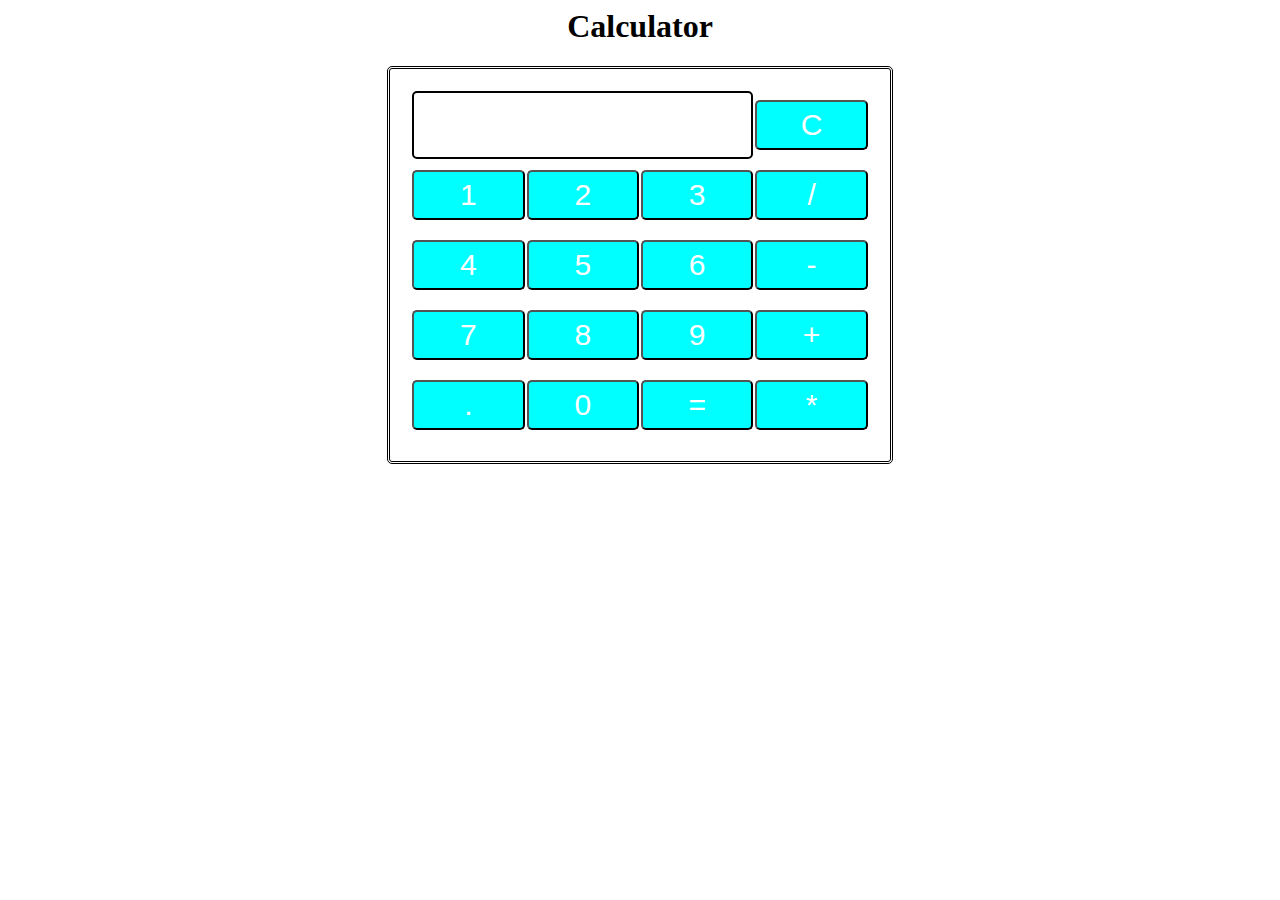
<file: calculator.html>
<html>
    <head>
        <title>Calculator</title>
        <link rel="stylesheet" href="calculator.css"
    </head>
    <body>
        <h1 class="center">Calculator</h1>
        <table class="square">
            <tr class="trow">
                <td class='dborder' colspan="3" id="display"></td>
                <td><input type="button" class="box" value="C" onclick="clearDisplay()"/></td>
            </tr>
            <tr>
                <td class="zero"><input type="button" class="box" value="1" onclick="append('1')"/></td>
                <td><input type="button" class="box" value="2" onclick="append('2')"/></td>
                <td><input type="button" class="box" value="3" onclick="append('3')"/></td>
                <td><input type="button" class="box" value="/" onclick="append('/')"/></td>
            </tr>
            <tr>
                <td><input type="button" class="box" value="4" onclick="append('4')"/></td>
                <td><input type="button" class="box" value="5" onclick="append('5')"/></td>
                <td><input type="button" class="box" value="6" onclick="append('6')"/></td>
                <td><input type="button" class="box" value="-" onclick="append('-')"/></td>
            </tr>
            <tr>
                <td><input type="button" class="box" value="7" onclick="append('7')"/></td>
                <td><input type="button" class="box" value="8" onclick="append('8')"/></td>
                <td><input type="button" class="box" value="9" onclick="append('9')"/></td>
                <td><input type="button" class="box" value="+" onclick="append('+')"/></td>
            </tr>
            <tr>
                <td><input type="button" class="box-last" value="." onclick="append('.')"/></td>
                <td><input type="button" class="box-last" value="0" onclick="append('0')"/></td>
                <td><input type="button" class="box-last" value="=" onclick="calculate()"/></td>
                <td><input type="button" class="box-last" value="*" onclick="append('*')"/></td>
            </tr>
        </table>
        <script src=".\script.js"></script>
    </body>
</html>
</file>
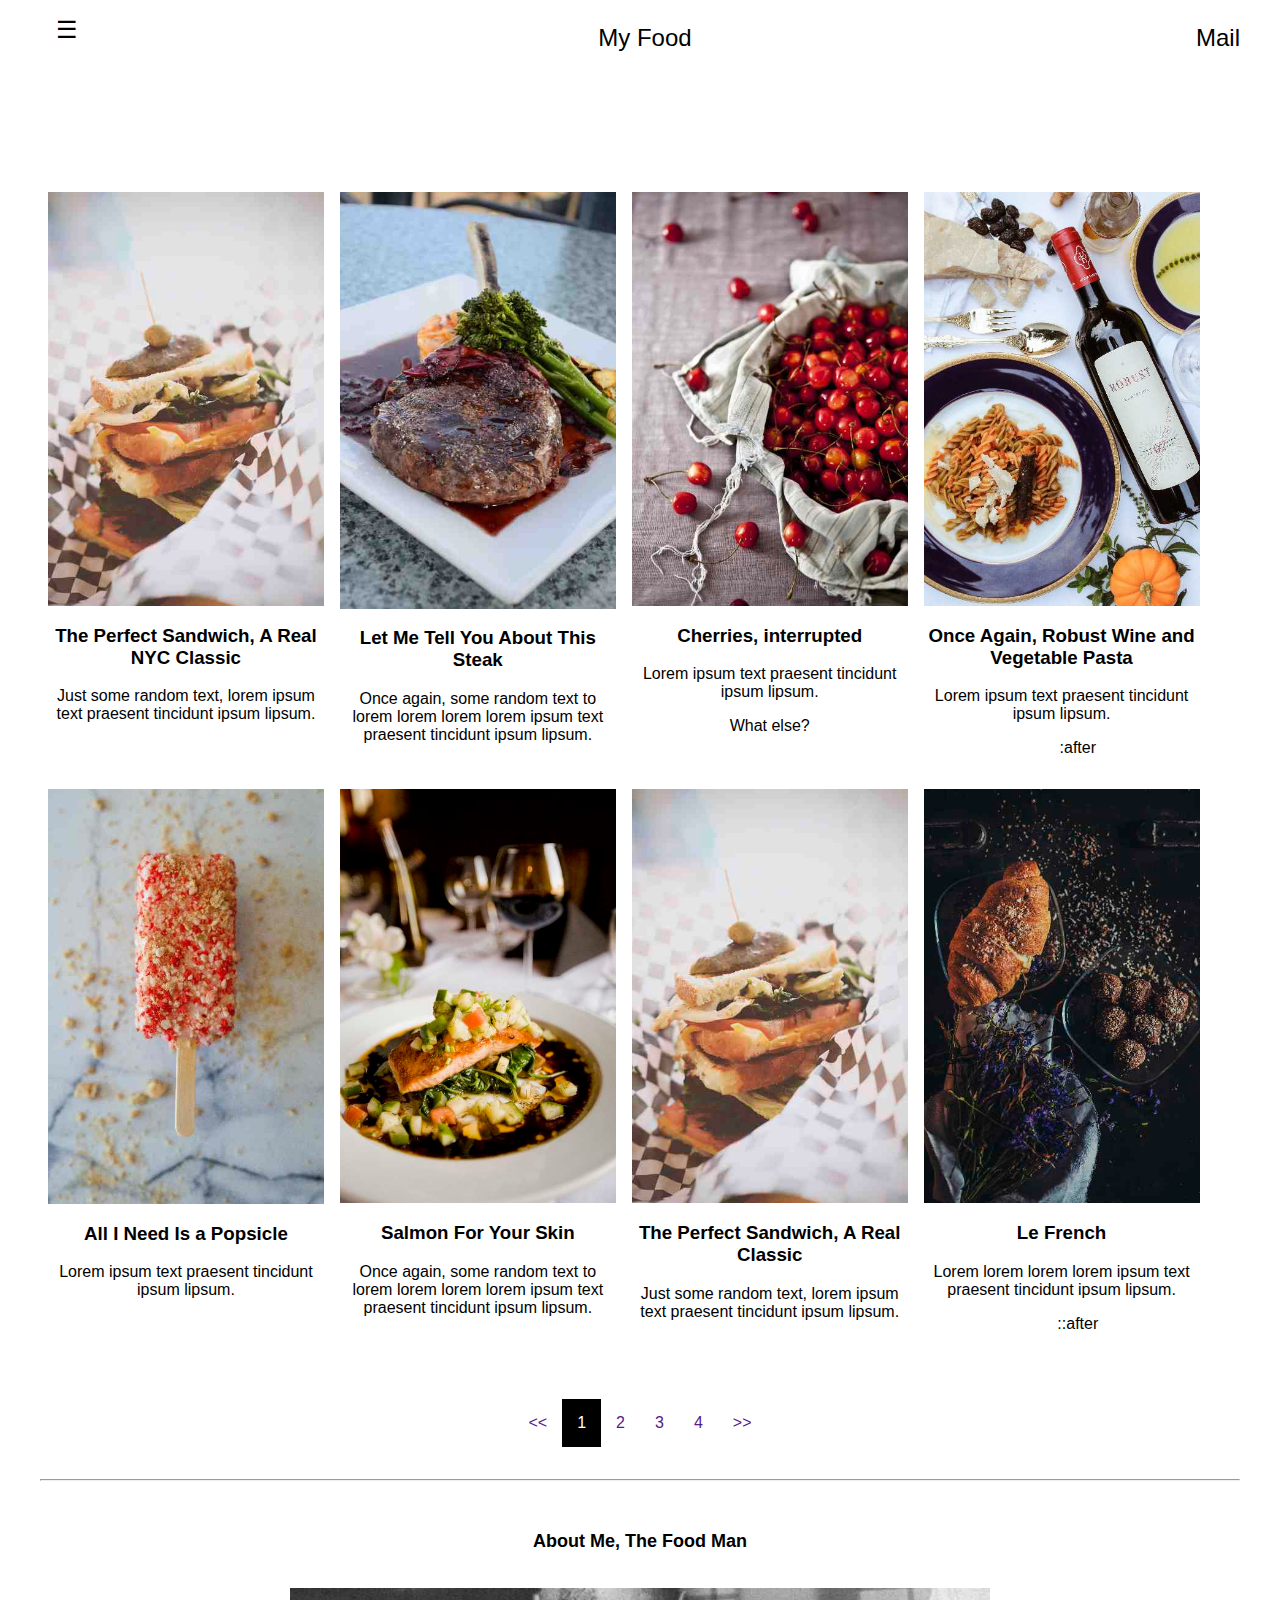
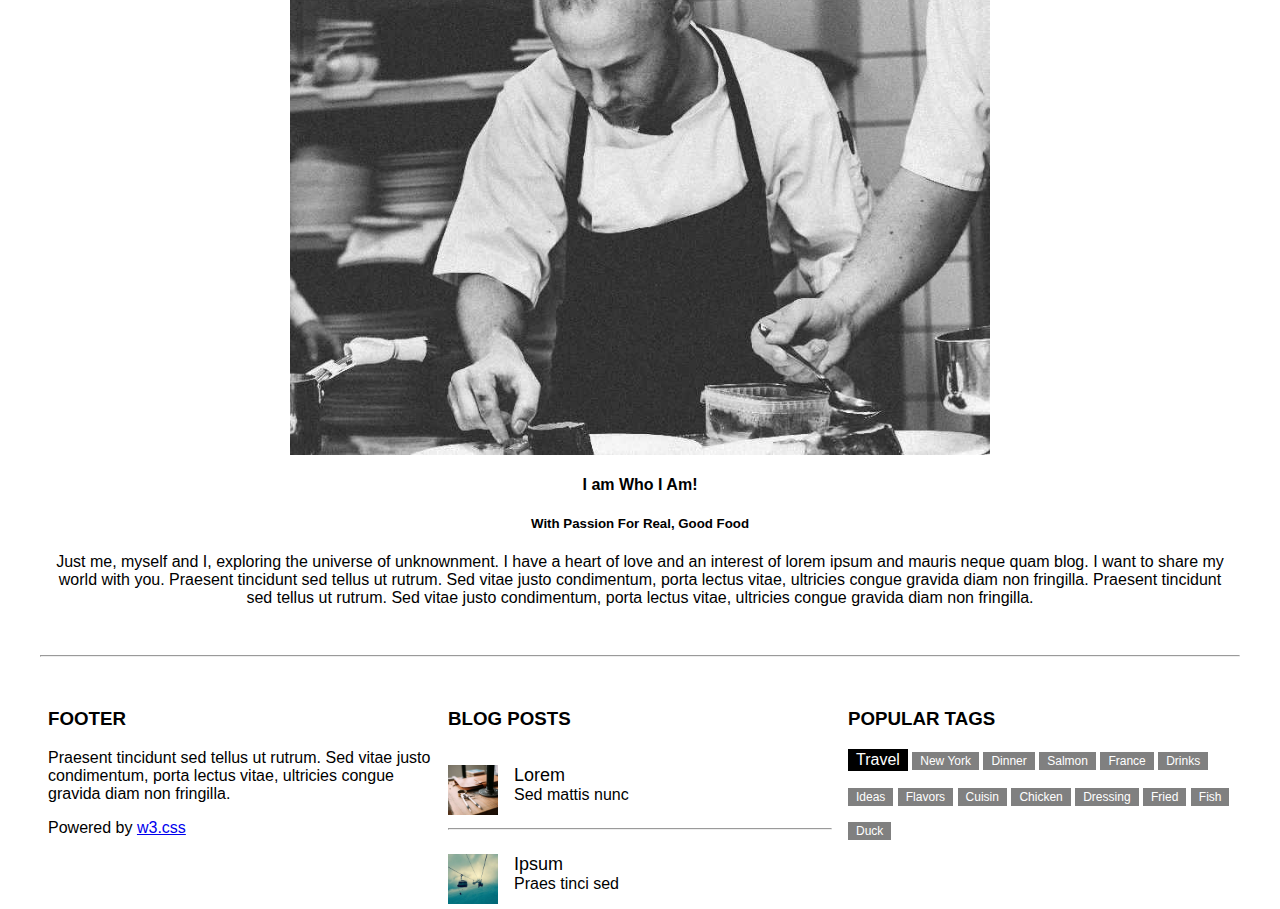
<file: food_blog.html>
<html>
    <head>
        <title>
            Food blog
        </title>
        <meta charset="UTF-8">
        <meta name="viewport" content="width=device-width, initial-scale=1">
        <link rel="stylesheet" href="food_blog.css">
    </head>
    <body>
        <nav class="slide_bar w3_card" style="display:none; width:40%; min-width: 300px" id="mysidebar">
            <a href="javascript:void(0)"class="barline" onclick="close()">Close Menu</a>
            <a href="#food" class="barline" onclick="close()">Food</a>
            <a href="#about" class="barline" onclick="close()">About</a>
        </nav>
        <div class="top_bar">
            <div class= 'bar' style="max-width:1200px;margin-top:auto">
                <div class="slide_bar_btn left" onclick="open()">
                    ☰
                </div>
                <div class="right padding_16">
                    Mail
                </div>
                <div class="center padding_16">
                    My Food
                </div>
            </div>
        </div>
        <div class="content padding" style="max-width: 1200px;margin-top: 100px">
            <div class="row-padding padding_16 center">
                <div class="quarter">
                    <img src=".\images\sandwich.jpg" alt="sandwich" style="width: 100%">

                    </img>
                    <h3>
                        The Perfect Sandwich, A Real NYC Classic
                    </h3>
                    <p>
                        Just some random text, lorem ipsum text praesent tincidunt ipsum lipsum.
                    </p>
                </div>
                <div class="quarter">
                    <img src=".\images\steak.jpg" alt="steak" style="width: 100%">

                    </img>
                    <h3>
                        Let Me Tell You About This Steak
                    </h3>
                    <p>                            Once again, some random text to lorem lorem lorem lorem ipsum text praesent tincidunt ipsum lipsum.
                    </p>
                </div>
                <div class="quarter">
                    <img src=".\images\cherries.jpg" alt="cherries" style="width: 100%">
                    </img>
                    <h3>
                        Cherries, interrupted
                    </h3>
                    <p>
                        Lorem ipsum text praesent tincidunt ipsum lipsum.
                    </p>
                    <p>
                        What else? 
                    </p>
                </div>
                <div class="quarter">
                    <img src=".\images\wine.jpg" alt="wine" style="width: 100%">
                    </img>
                    <h3>
                        Once Again, Robust Wine and Vegetable Pasta
                    </h3>
                    <p>
                        Lorem ipsum text praesent tincidunt ipsum lipsum.
                    </p>
                </div>
                :after
            </div>
            <!--Second photo grid-->
            <div class="row-padding padding_16 center">
                
                <div class="quarter">
                    <img src=".\images\popsicle.jpg" alt="sandwich" style="width: 100%">

                    </img>
                    <h3>
                        All I Need Is a Popsicle
                    </h3>
                    <p>
                        Lorem ipsum text praesent tincidunt ipsum lipsum.
                    </p>
                </div>
                <div class="quarter">
                    <img src=".\images\salmon.jpg" alt="steak" style="width: 100%">

                    </img>
                    <h3>
                        Salmon For Your Skin
                    </h3>
                    <p>               
                        Once again, some random text to lorem lorem lorem lorem ipsum text praesent tincidunt ipsum lipsum.
                    </p>
                </div>
                <div class="quarter">
                    <img src=".\images\sandwich.jpg" alt="cherries" style="width: 100%">
                    </img>
                    <h3>
                        The Perfect Sandwich, A Real Classic
                    </h3>
                    <p>
                        Just some random text, lorem ipsum text praesent tincidunt ipsum lipsum.
                    </p>
                    
                </div>
                <div class="quarter">
                    <img src=".\images\croissant.jpg" alt="wine" style="width: 100%">
                    </img>
                    <h3>
                        Le French
                    </h3>
                    <p> 
                        Lorem lorem lorem lorem ipsum text praesent tincidunt ipsum lipsum.                       
                    </p>
                </div>
                ::after

            </div>
            <br>
            <!--pagination-->
            <div class="center padding_32">
                <div class="bar_page content">
                    <a href="" class="hover_black" > << </a>
                    <a href="" class="hover_black black"> 1 </a>
                    <a href="" class="hover_black"> 2 </a>
                    <a href="" class="hover_black"> 3 </a>
                    <a href="" class="hover_black"> 4 </a>
                    <a href="" class="hover_black"> >> </a>
                </div>
            </div>
            <hr>
            <!--about section-->
            <div class="center container padding_32">
                <h3 class="large">About Me, The Food Man</h3>
                <br>
                <img src=".\images\chef.jpg" class="center" style="width: 60%;"></img>
                <div>
                    <h4>I am Who I Am!</h4>
                    <h5>With Passion For Real, Good Food</h5>
                    <p>Just me, myself and I, exploring the universe of unknownment. I have a heart of love and an interest of lorem ipsum and mauris neque quam blog. I want to share my world with you. Praesent tincidunt sed tellus ut rutrum. Sed vitae justo condimentum, porta lectus vitae, ultricies congue gravida diam non fringilla. Praesent tincidunt sed tellus ut rutrum. Sed vitae justo condimentum, porta lectus vitae, ultricies congue gravida diam non fringilla.</p>
                </div>
            </div>
            <hr>
            <!-- footer -->
            <footer class="padding_32 row-padding">
                <div class="footer_part">
                    <h3>FOOTER</h3>
                    <p>
                        Praesent tincidunt sed tellus ut rutrum. Sed vitae justo condimentum, porta lectus vitae, ultricies congue gravida diam non fringilla.
                    </p>
                    <p>
                        Powered by <a href="https://www.w3schools.com/w3css/default.asp">w3.css</a>
                    </p>
                </div>
                <div class="footer_part">
                    <h3>BLOG POSTS</h3>
                    <ul class="ul_style hover_grey">
                        <li class="padding_16">
                            <img src=".\images\workshop.jpg" class="left margin_right" alt="workshop" style="width: 50px">
                            <span class="large">
                                Lorem
                            </span>
                            <br>
                            <span>
                                Sed mattis nunc
                            </span>

                        </li>
                        <hr>
                        <li class="padding_16">
                            <img src=".\images\gondol.jpg" class="left margin_right" alt="gondol" style="width: 50px">
                            <span class="large">
                                Ipsum
                            </span>
                            <br>
                            <span>
                                Praes tinci sed
                            </span>

                        </li>

                    </ul>

                </div>
                <div class="footer_part">
                    <h3>POPULAR TAGS</h3>
                    <p>
                        <span class="bg_black"> Travel</span>
                        <span class="bg_grey small"> New York</span>
                        <span class="bg_grey small"> Dinner </span>
                        <span class="bg_grey small"> Salmon </span>
                        <span class="bg_grey small"> France </span>
                        <span class="bg_grey small"> Drinks </span>
                        <span class="bg_grey small"> Ideas </span>
                        <span class="bg_grey small"> Flavors </span>
                        <span class="bg_grey small"> Cuisin </span>
                        <span class="bg_grey small"> Chicken</span>
                        <span class="bg_grey small"> Dressing </span>
                        <span class="bg_grey small"> Fried </span>
                        <span class="bg_grey small"> Fish </span>
                        <span class="bg_grey small"> Duck </span>
                    </p>
                </div>
            </footer>
        </div>
        <script>
            function open()
            {
                document.getElementById("mysidebar").style.display = "block";
            }
            function close()
            {
                document.getElementById("mysidebar").style.display = "none";
            }
        </script>
    </body>
</html>
</file>
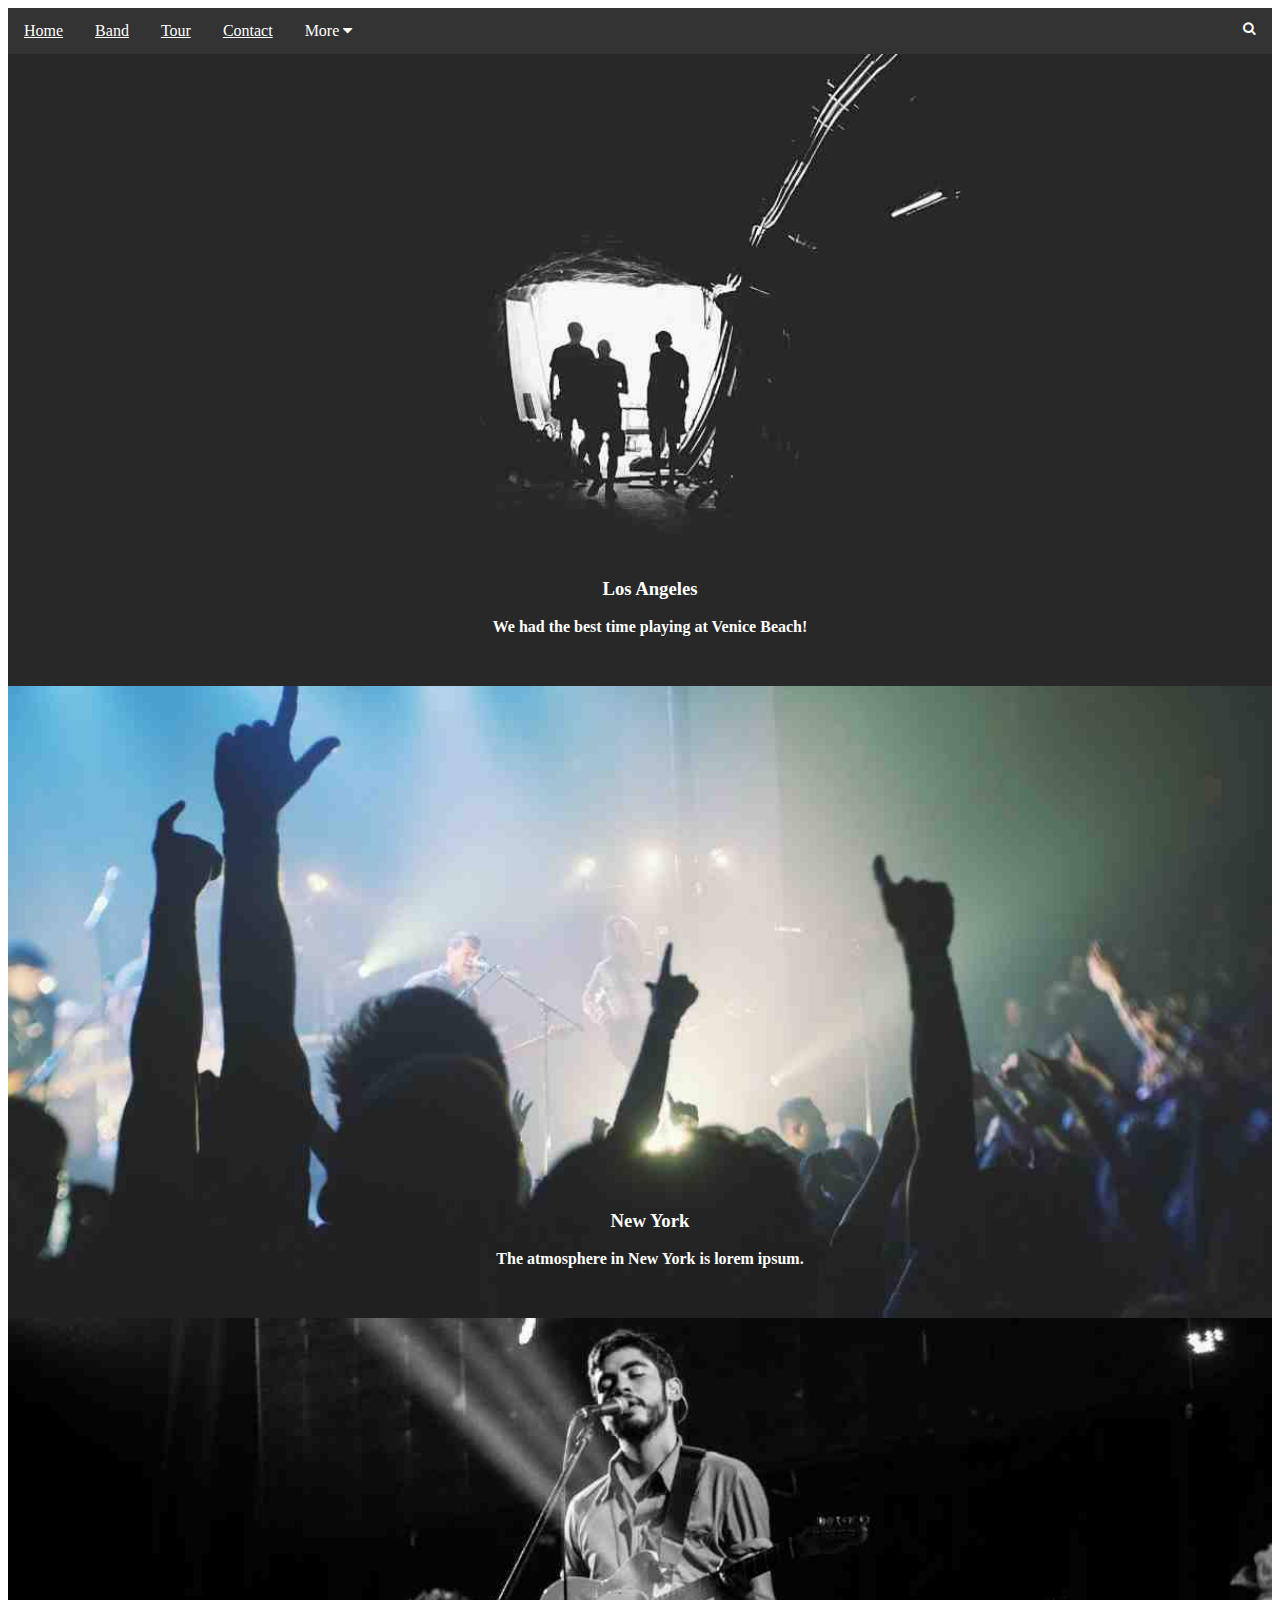
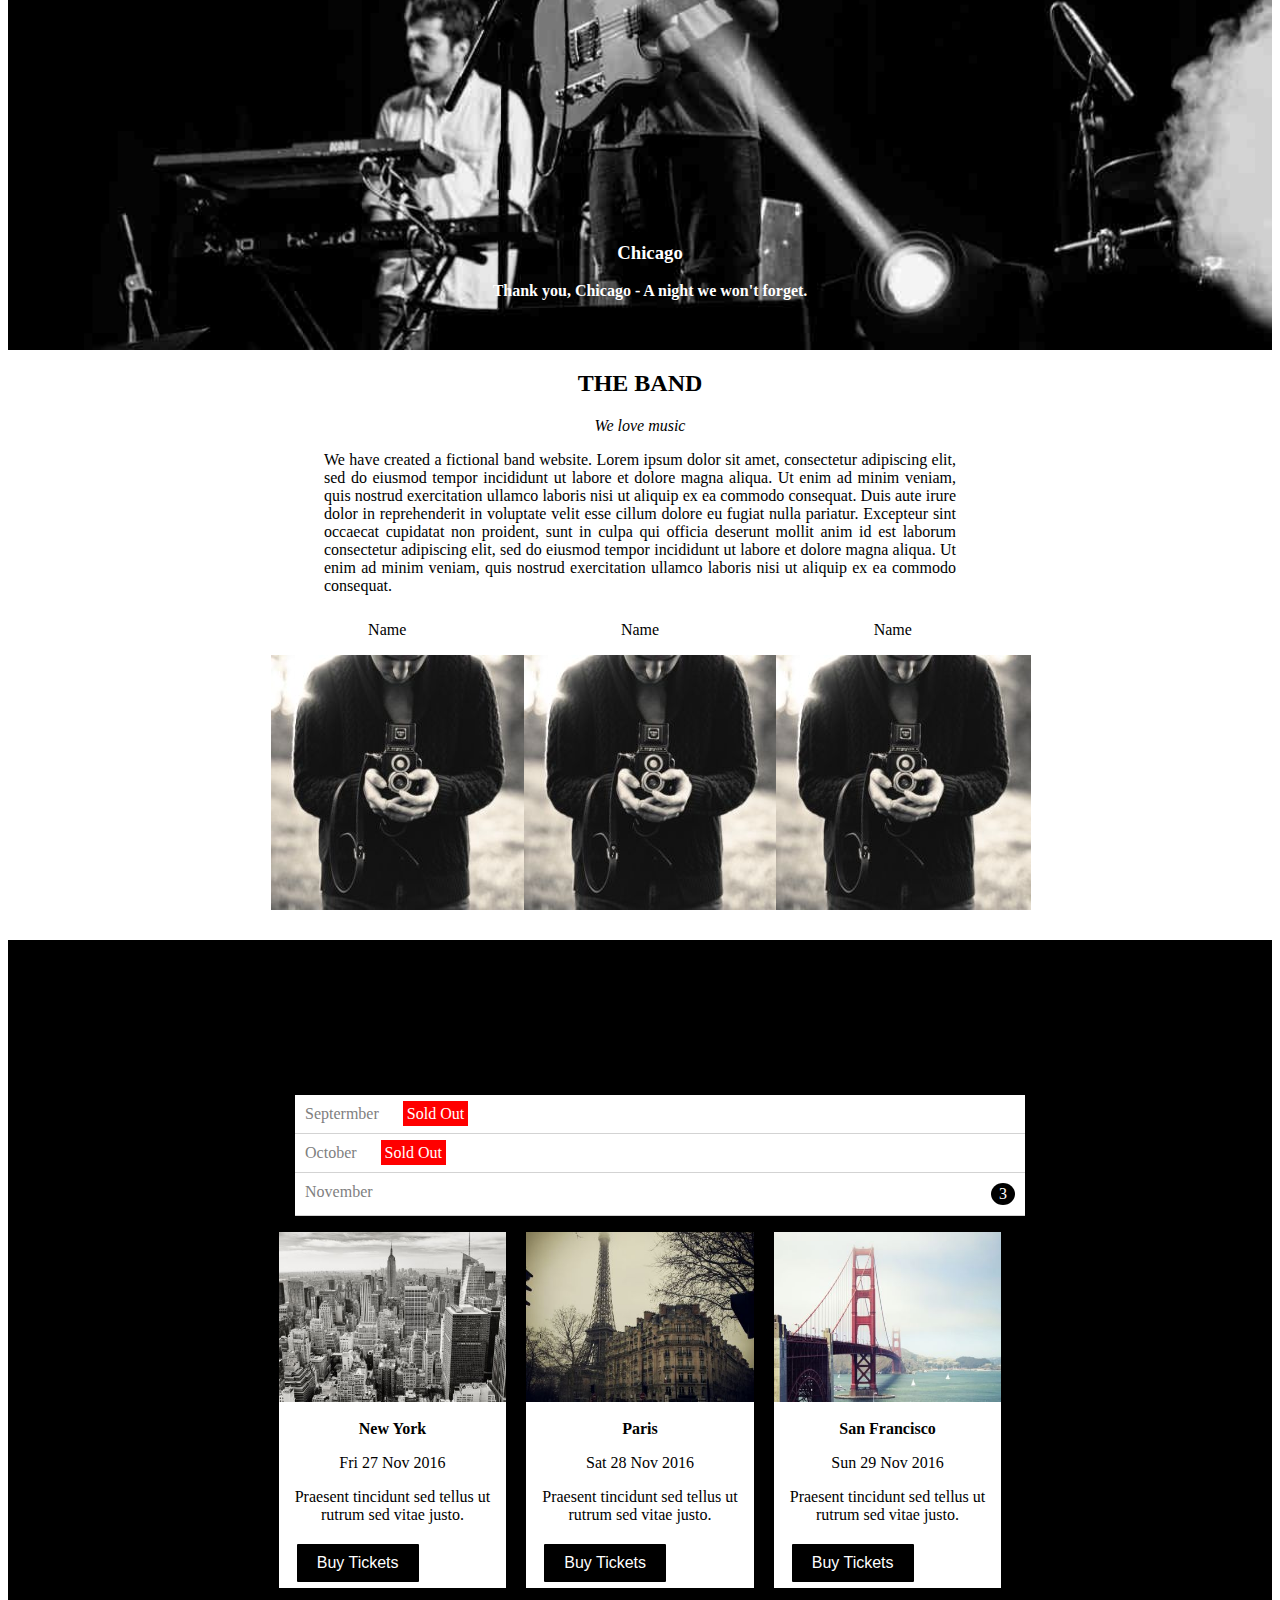
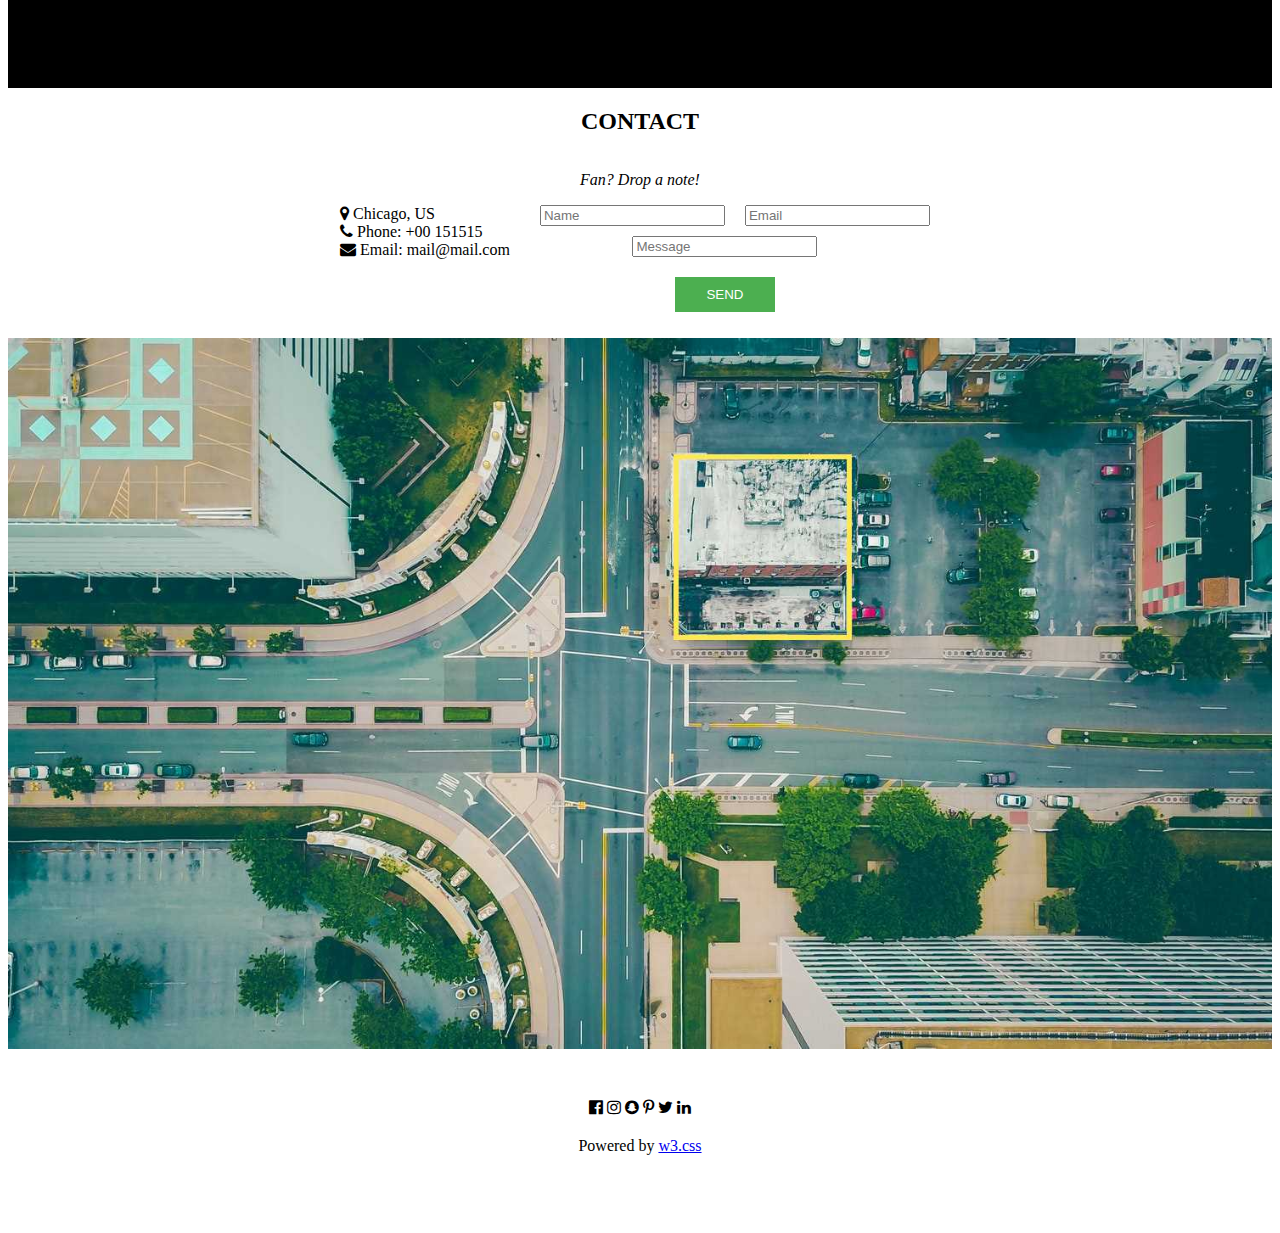
<file: task1.html>
<html>
	<head>
		<title> Task 1 </title>
		<link rel="stylesheet" type="text/css" href="task1.css">
		<link rel="stylesheet" href="https://cdnjs.cloudflare.com/ajax/libs/font-awesome/4.7.0/css/font-awesome.min.css">
	</head>
	<body> 
		<div class='Navbar'>
			<a href="#">Home</a>
			<a href="#">Band</a>
			<a href="#">Tour</a>
			<a href="#contact">Contact</a>
			<div class="dropdown">
				<button class='dropbtn'>More
					<i class="fa fa-caret-down"></i>
				</button>
				<div class='dropdown-content'>
					<a href="">Merchandise</a>
					<a href="">Extras</a>
					<a href="">media</a>
				</div>
			</div>
			<div class='search'>
				<button type="submit"><i class="fa fa-search"></i></button>
			</div>
		</div>
		<div class="slideshow_container">
			<div class="myslide">
				<img src=".\images\la.jpg" style="width:100%">
				<div class='img_text'>
					<h3>Los Angeles</h3>
					<br>
					<p>
						<b>We had the best time playing at Venice Beach!</b>
					</p>
					
				</div>
			</div>
			<div class="myslide">
				<img src=".\images\ny.jpg" style="width:100%">
				<div class='img_text'>
					<h3>New York</h3>
					<br>
					<p>
						<b>The atmosphere in New York is lorem ipsum.</b>
					</p>
					
				</div>
			</div>
			<div class="myslide">
				<img src=".\images\chicago.jpg" style="width:100%">
				<div class='img_text'>
					<h3>Chicago</h3>
					<br>
					<p>
						<b>Thank you, Chicago - A night we won't forget.</b>
					</p>
					
				</div>
			</div>
			
			<div class="band">
				<h2 class='band_head'>THE BAND</h2>
				<p class='band_title'><i> We love music </i></p>
				<p class="band_info">
					We have created a fictional band website. Lorem ipsum dolor sit amet, consectetur adipiscing elit,
					sed do eiusmod tempor incididunt ut labore et dolore magna aliqua. Ut enim ad minim veniam, quis nostrud 
					exercitation ullamco laboris nisi ut aliquip ex ea commodo consequat. Duis aute irure dolor in reprehenderit 
					in voluptate velit esse cillum dolore eu fugiat nulla pariatur. Excepteur sint occaecat cupidatat non proident, 
					sunt in culpa qui officia deserunt mollit anim id est laborum consectetur adipiscing elit, sed do eiusmod tempor incididunt 
					ut labore et dolore magna aliqua. Ut enim ad minim veniam, quis nostrud exercitation ullamco laboris nisi ut aliquip ex ea commodo consequat.
				</p>
			</div>
			<div class='Row'>
				<div class='col'>
					<p>Name</p>
					<img src='.\images\bandmember.jpg' ,class='Row_img' alt='Missing'>
				</div>
				<div class='col'>
					<p>Name</p>
					<img src='.\images\bandmember.jpg' ,class='Row_img' alt='Missing'>
				</div>
				<div class='col'>
					<p>Name</p>
					<img src='.\images\bandmember.jpg',class='Row_img' alt='Missing'>
				</div>
				
			</div>
			<div class="background">
				<div class='tour_text'>
					<h2>TOUR DATES</h2>
					<p>
						<i>Remember to book your tickets!</i>
					</p>
					<br>
					<ul class="ulc">
						<li class="list_b">Septermber
						<span class='sold'>Sold Out</span>
						</li>
						<li class="list_b">October
						<span class='sold'>Sold Out</span>
						</li>
						<li class="list_b">November
						<span class='circle_3'>3</span>
						</li>
					</ul>
					<div class='row'>
						<div class="card">
							<img src=".\images\newyork.jpg" alt="New York">
							<div class='container_c'>
								<p>
									<b>New York</b>
								</p>
								<p>
									Fri 27 Nov 2016
								</p>
								<p>
									Praesent tincidunt sed tellus ut rutrum sed vitae justo.
								</p>
								<button class="btn_book"> Buy Tickets </button>
							</div>
						</div>
						<div class="card">
							<img src=".\images\paris.jpg" alt="Paris" style="width:100%">
							<div class='container_c'>
								<p>
									<b>Paris</b>
								</p>
								<p>
									Sat 28 Nov 2016
								</p>
								<p>
									Praesent tincidunt sed tellus ut rutrum sed vitae justo.
								</p>
								<button class="btn_book"> Buy Tickets </button>
							</div>
						</div>
						<div class="card">
							<img src=".\images\sanfran.jpg" alt="San Francisco" style="width:100%">
							<div class='container_c'>
								<p>
									<b>San Francisco</b>
								</p>
								<p>
									Sun 29 Nov 2016
								</p>
								<p>
									Praesent tincidunt sed tellus ut rutrum sed vitae justo.
								</p>
								<button class="btn_book"> Buy Tickets </button>
							</div>
						</div>
					</div>
				</div>
			</div>
			<div class='contact' id='contact'>
				<h2 class="center_text">CONTACT</h2>
				<p class="center_text"><i>Fan? Drop a note!</i></p>
				<div class='form'>
					<div class='first_part_form'>
						<i class="fa fa-map-marker"></i>
						Chicago, US 
						<br>
						<i class="fa fa-phone"></i>
						Phone: +00 151515
						<br>
						<i class="fa fa-envelope"></i>
						Email: mail@mail.com
						<br>
					</div>
					<div class='second_part_form'>
						<form>
							<div class='half_form'>
								<div style='display:flex'>
									<div class='name_input'>
										<input class='inp_border' type="text" placeholder='Name'>
									</div>
									<div class='name_input'>
										<input class='inp_border' type="text" placeholder='Email'>
									</div>
								</div>
								<div>
									<input class='inp_border' type='text' placeholder="Message">
								</div>
								<div>
									<button class='btn' type='submit'> SEND </button>
								</div>
							</div>
							
						</form>
					</div>
				</div>
				<img src=".\images\map.jpg" class="map_img" style="width:100%">
				<footer class='footer'>
					<i class="fa fa-facebook-official i_hover"></i>
					<i class="fa fa-instagram i_hover"></i>
					<i class="fa fa-snapchat i_hover"></i>
					<i class="fa fa-pinterest-p i_hover"></i>
					<i class="fa fa-twitter i_hover"></i>
					<i class="fa fa-linkedin i_hover"></i>
					<p class="footer_text"> Powered by
						<a href="www.google.com">w3.css</a> 
					</p>
						
				</footer>
				</div>
			</div>
	
	</body>
	
</html>
</file>
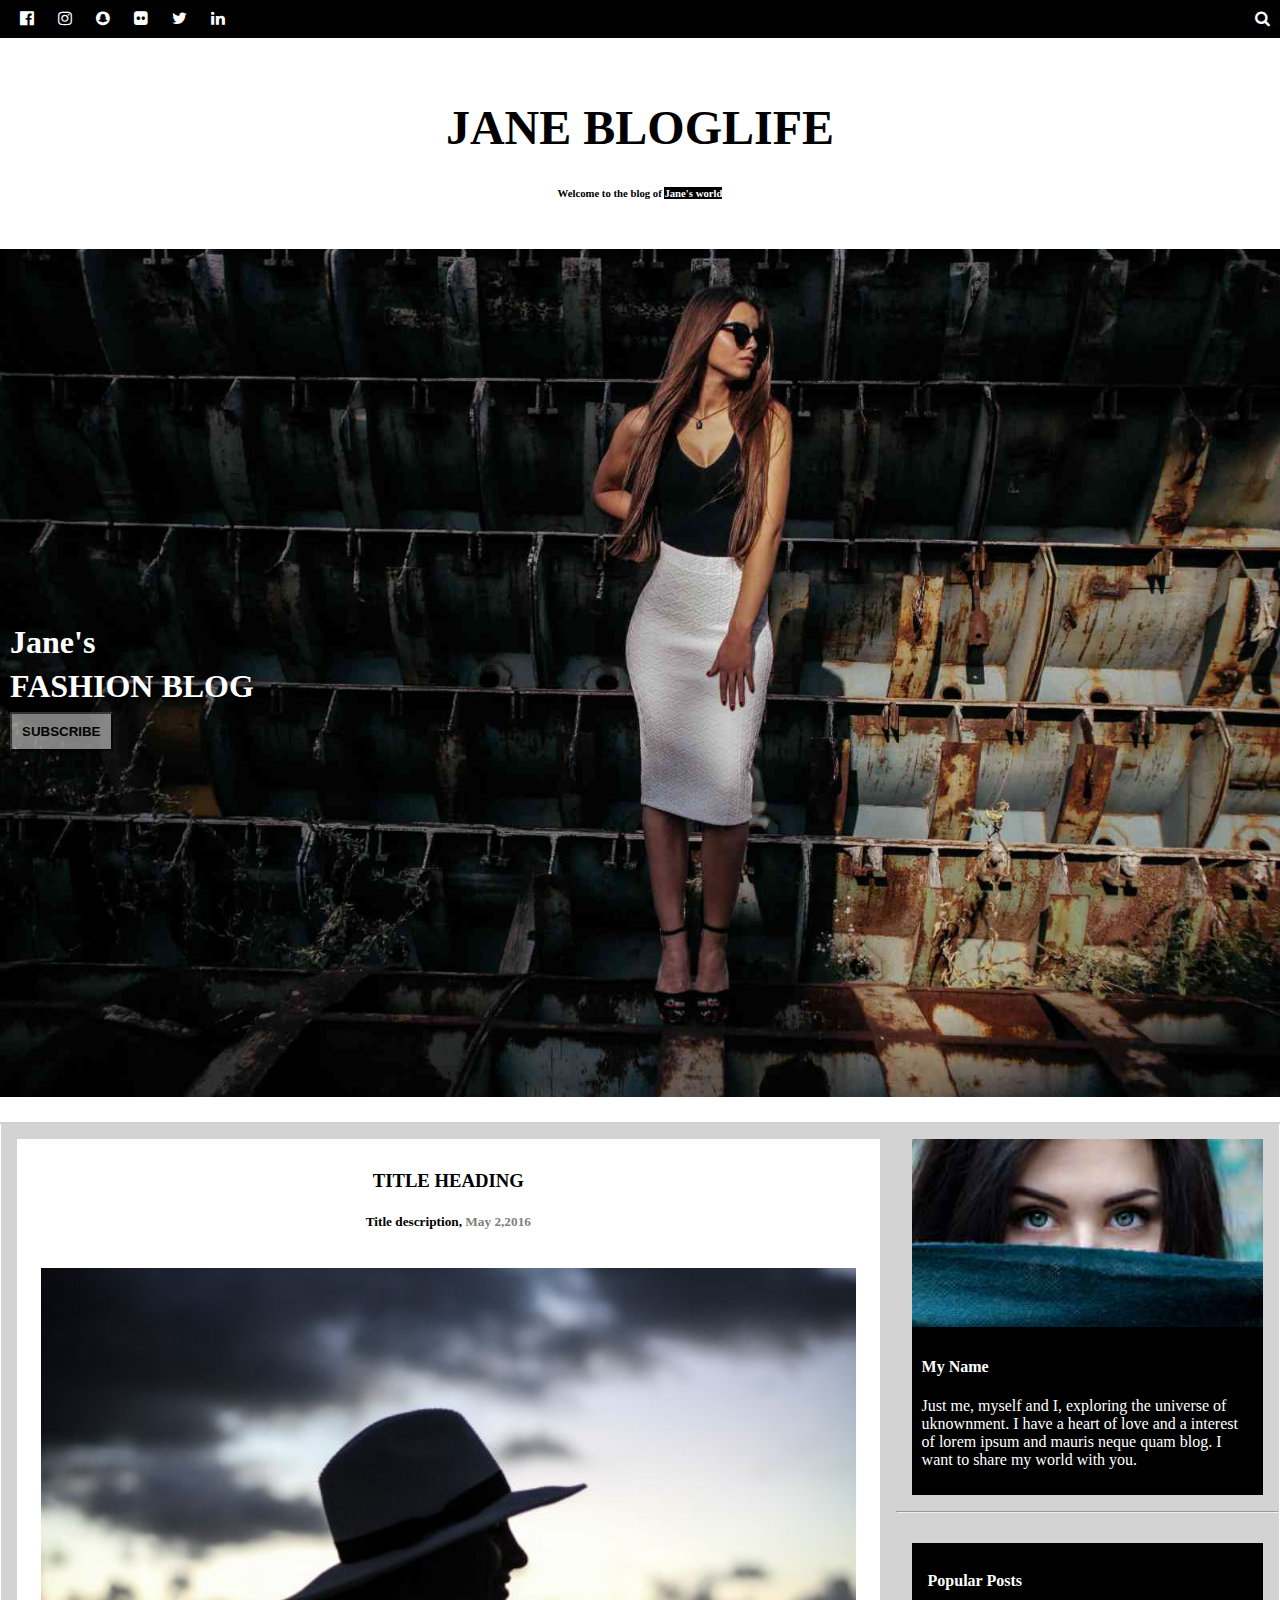
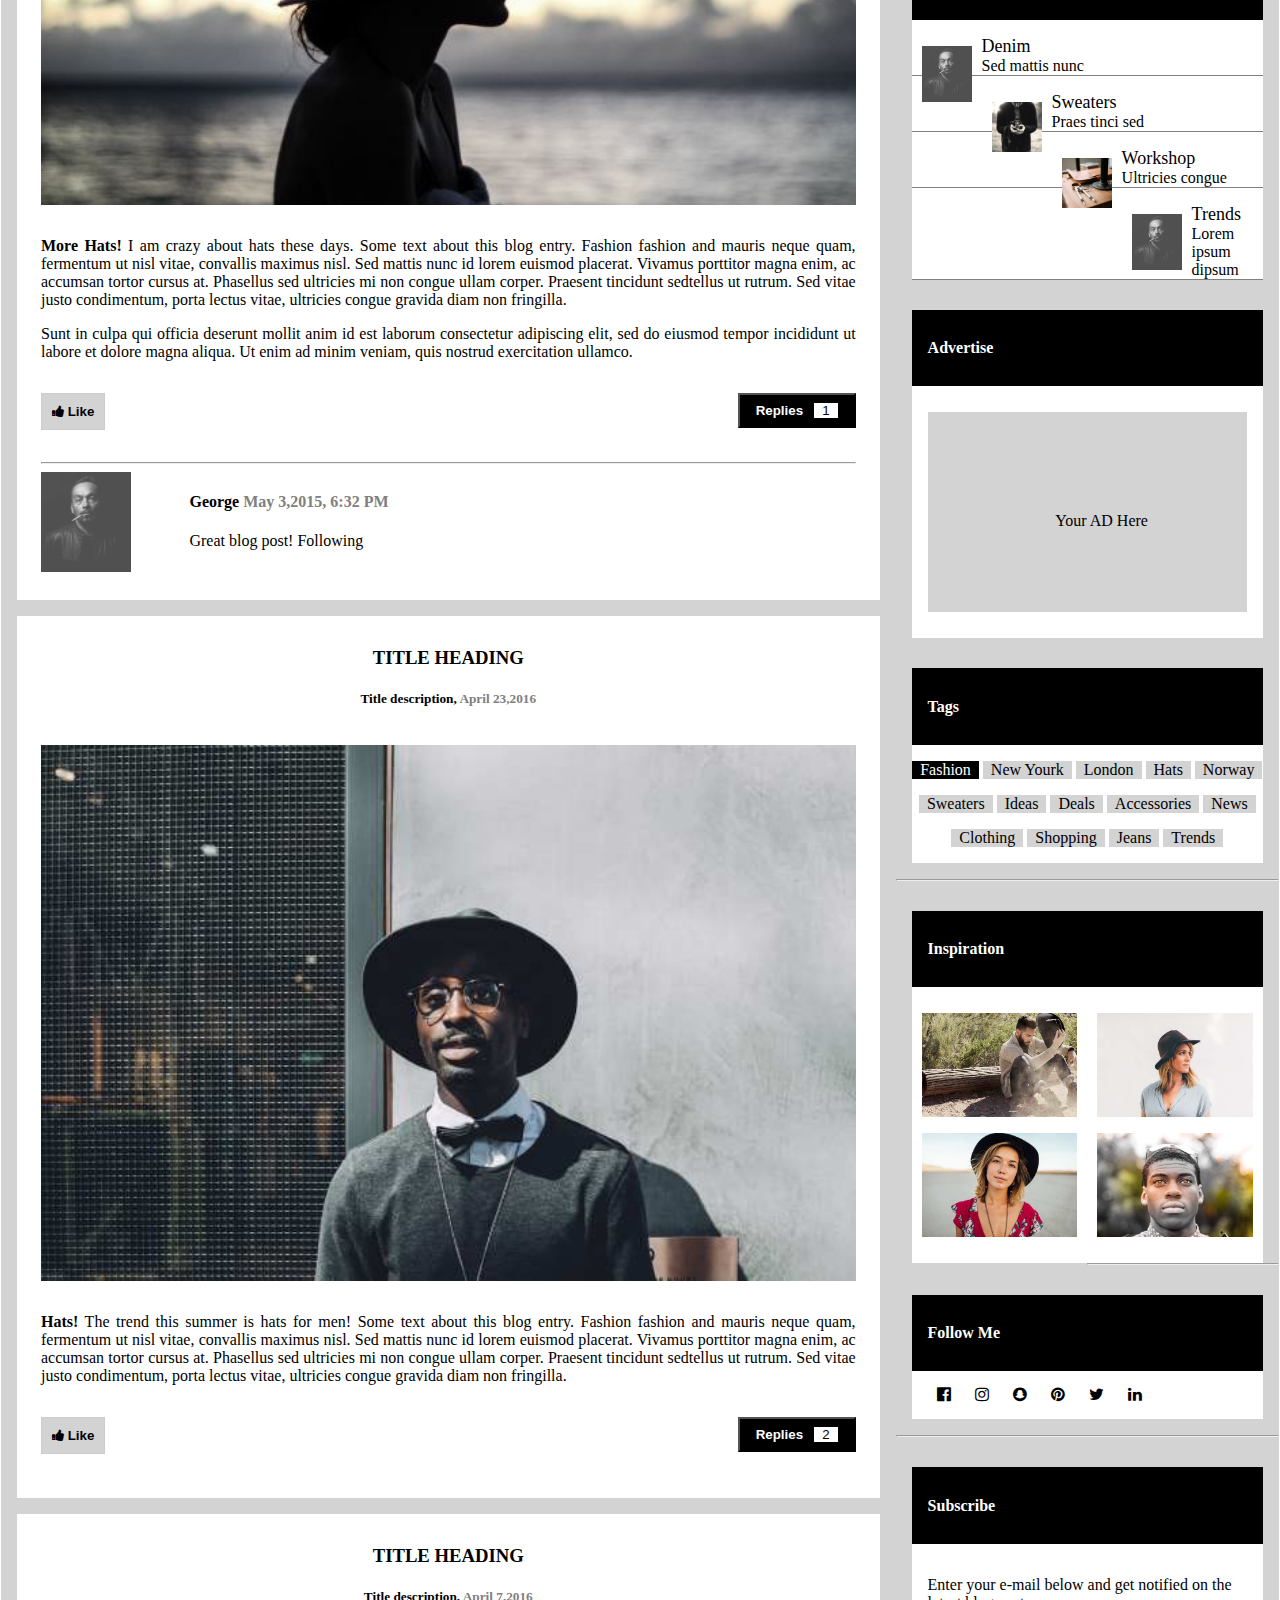
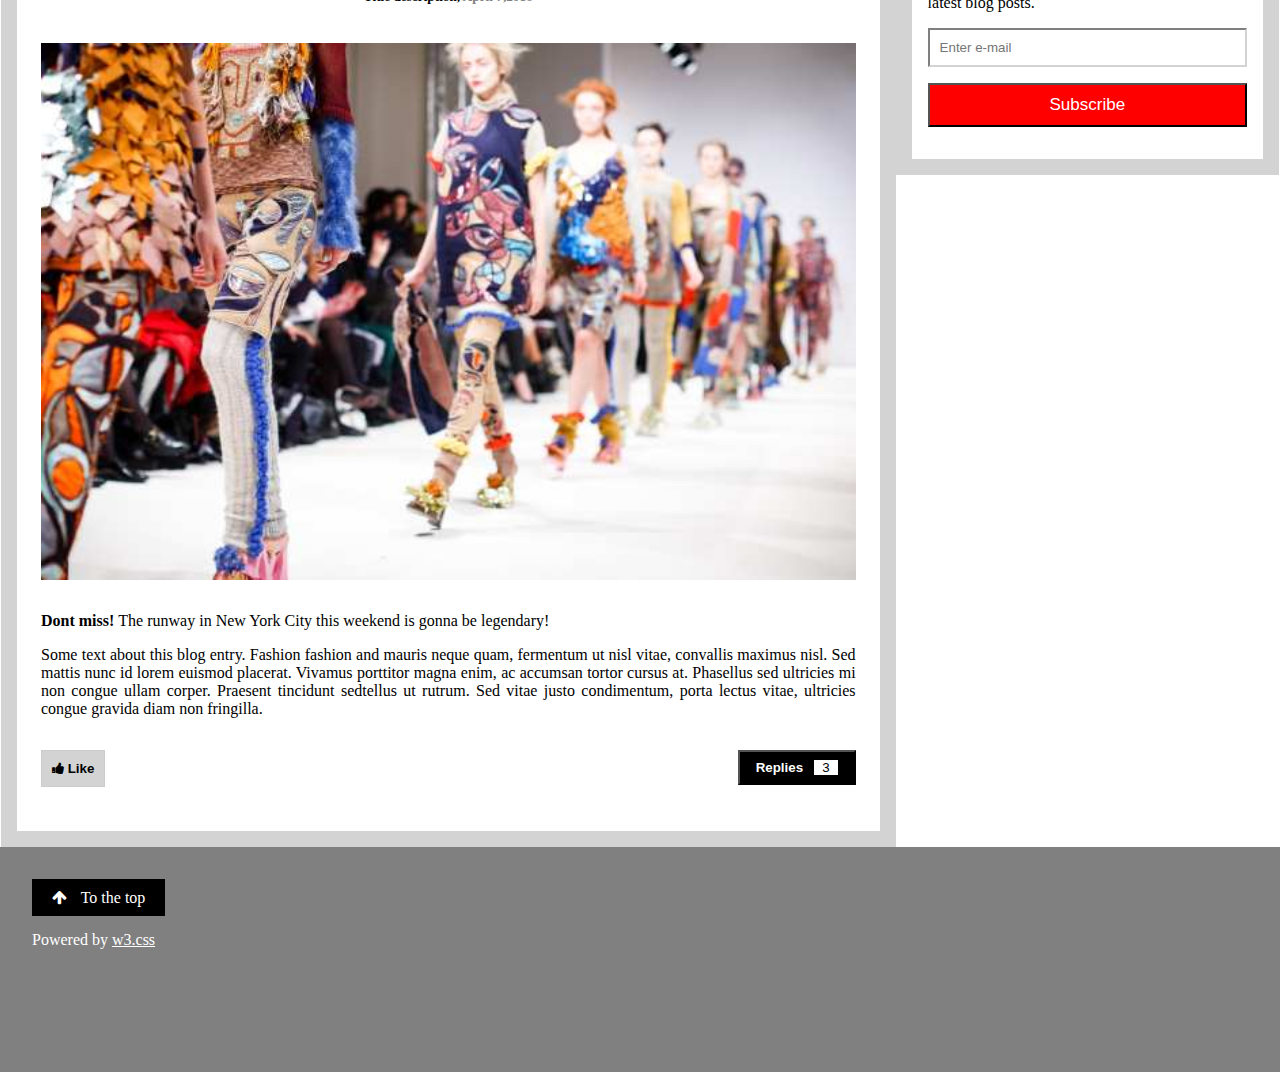
<file: task2.html>
<html>
    <head>
        <title>
            Task 2
        </title>
        <link rel="stylesheet" type="text/css" href="task2.css">
        <link rel="stylesheet" href="https://cdnjs.cloudflare.com/ajax/libs/font-awesome/4.7.0/css/font-awesome.min.css">
    </head>
    <body>
        <div class="navbar">
            <a href="#" class="icon">
                <i class="fa fa-facebook-official"></i>
            </a>
            <a href="#" class="icon">
                <i class="fa fa-instagram"></i>
            </a>
            <a href="#" class="icon">
                <i class="fa fa-snapchat"></i>
            </a>
            <a href="#" class="icon">
                <i class="fa fa-flickr"></i>
            </a>
            <a href="#" class="icon">
                <i class="fa fa-twitter"></i>
            </a>
            <a href="#" class="icon">
                <i class="fa fa-linkedin"></i>
            </a>
            <a href="#" class="icon_right">
                <i class="fa fa-search"></i>
            </a>
        </div>

        <div class="main_body">
            <header class="head_contain">
                <h1 class="head">
                    <b>JANE BLOGLIFE</b>
                </h1>
                <h6 class="sub_head">
                    Welcome to the blog of <span class="highlight">Jane's world</span>
                </h6>
            </header>
            <header class="img_container">
                <img src=".\images\jane.jpg" class="img1">
                <div class="mar">
                    <h1 class="jane">Jane's</h1>
                    <h1 class="f_blog"><b>FASHION BLOG</b></h1>
                    <h6><button class="btn_sub">SUBSCRIBE</button></h6>
                </div>
            </header>
            <div class="border">
                <div class="part1">
                    <div class="margin1">
                        <div class="center">
                            <h3>TITLE HEADING</h3>
                            <h5>Title description, <span class="light">May 2,2016</span> </h5>
                        </div>
                        <div class="justify">
                            <img src=".\images\girl_hat.jpg" style='width: 100%;' class="img_padding" alt="girl_hat">
                            <p>
                                <strong>More Hats!</strong> I am crazy about hats these days. Some text about this blog entry.
                                Fashion fashion and mauris neque quam, fermentum ut nisl vitae, convallis maximus nisl.
                                Sed mattis nunc id lorem euismod placerat. Vivamus porttitor magna enim, ac accumsan tortor cursus at. 
                                Phasellus sed ultricies mi non congue ullam corper. Praesent tincidunt sedtellus ut rutrum. Sed vitae justo condimentum, porta lectus vitae, ultricies congue gravida diam non fringilla.
                            </p>
                            <p>
                                Sunt in culpa qui officia deserunt mollit anim id est laborum consectetur adipiscing elit, sed do eiusmod tempor incididunt ut labore et dolore magna aliqua. Ut enim ad minim veniam, quis nostrud exercitation ullamco.
                            </p>
                            <p class="w3-left">
                                <button class="border w3-white btn_thumb">
                                    <b>
                                        <i class="fa fa-thumbs-up"></i>
                                        Like
                                    </b>
                                </button>
                            </p>

                            <p class="w3-right">
                                <button class="w3-black btn_reply">
                                    <b> Replies &nbsp;</b>
                                    <span class="w3_white w3_tag">1</span>
                                </button>
                            </p>
                            <p class="clear">

                            </p>
                            <div class="margin_bottom wid clear">
                                <hr>
                                <div class="w3-left wid1">
                                    <img src=".\images\avatar_smoke.jpg" style="width:90px;"> 
                                </div>
                                <div class="w3-left padding_1">
                                    <h4>
                                        George <span class="light"> May 3,2015, 6:32 PM</span>
                                    </h4>
                                    <p>Great blog post! Following</p>
                                </div>

                                <p class="clear">

                                </p>
                            </div>
                        </div>

                    </div>
                    <div class="margin1">
                        <div class="center">
                            <h3>TITLE HEADING</h3>
                            <h5>Title description, <span class="light">April 23,2016</span> </h5>
                        </div>
                        <div class="justify">
                            <img src=".\images\man_hat.jpg" style='width: 100%;' class="img_padding" alt="girl_hat">
                            <p>
                                <strong>Hats!</strong> The trend this summer is hats for men!
                                Some text about this blog entry. Fashion fashion and mauris neque quam, fermentum ut nisl vitae, convallis maximus nisl. 
                                Sed mattis nunc id lorem euismod placerat. Vivamus porttitor magna enim, ac accumsan tortor cursus at. Phasellus sed ultricies mi non congue ullam corper.
                                 Praesent tincidunt sedtellus ut rutrum. Sed vitae justo condimentum, porta lectus vitae, ultricies congue gravida diam non fringilla.
                            </p>
                            
                            <p class="w3-left">
                                <button class="border w3-white btn_thumb">
                                    <b>
                                        <i class="fa fa-thumbs-up"></i>
                                        Like
                                    </b>
                                </button>
                            </p>
        
                            <p class="w3-right">
                                <button class="w3-black btn_reply">
                                    <b> Replies &nbsp;</b>
                                    <span class="w3_white w3_tag">2</span>
                                </button>
                            </p>
                            <p class="clear">
        
                            </p>
                            
                        </div>
        
                    </div>

                    <div class="margin1">
                        <div class="center">
                            <h3>TITLE HEADING</h3>
                            <h5>Title description, <span class="light">April 7,2016</span> </h5>
                        </div>
                        <div class="justify">
                            <img src=".\images\runway.jpg" style='width: 100%;' class="img_padding" alt="girl_hat">
                            <p>
                                <strong>Dont miss! </strong> The runway in New York City this weekend is gonna be legendary!
                            </p>
                            <p>
                                Some text about this blog entry. Fashion fashion and mauris neque quam, fermentum ut nisl vitae, convallis maximus nisl.
                                Sed mattis nunc id lorem euismod placerat. Vivamus porttitor magna enim, ac accumsan tortor cursus at.
                                Phasellus sed ultricies mi non congue ullam corper. Praesent tincidunt sedtellus ut rutrum.
                                Sed vitae justo condimentum, porta lectus vitae, ultricies congue gravida diam non fringilla.
                            </p>
                            
                            <p class="w3-left">
                                <button class="border w3-white btn_thumb">
                                    <b>
                                        <i class="fa fa-thumbs-up"></i>
                                        Like
                                    </b>
                                </button>
                            </p>
        
                            <p class="w3-right">
                                <button class="w3-black btn_reply">
                                    <b> Replies &nbsp;</b>
                                    <span class="w3_white w3_tag">3</span>
                                </button>
                            </p>
                            <p class="clear">
        
                            </p>
                            
                        </div>
        
                    </div>
                </div>
                <div class="part2">
                    <div class="one">
                        <img src=".\images\avatar_girl2.jpg" style="width: 100%">
                        <div class="one2">
                            <h4>My Name</h4>
                            <p>Just me, myself and I, exploring the universe of uknownment.
                                I have a heart of love and a interest of lorem ipsum and mauris neque quam blog.
                                I want to share my world with you.
                            </p>
                        </div>
                    </div>
                    <hr>
                    <div class="two">
                        <div class="head_two">
                            <h4>Popular Posts</h4>
                        </div>
                        <ul class="style">
                            <li class="style1">
                                <img src=".\images\avatar_smoke.jpg" class='w3-left w3-margin-right' style='width:50px;'>
                                <span class="large"> Denim </span>
                                <br>
                                <span class="small"> Sed mattis nunc</span>
                            </li>
                            <li class="style1">
                                <img src=".\images\bandmember.jpg" class='w3-left w3-margin-right' style='width:50px;'>
                                <span class="large"> Sweaters </span>
                                <br>
                                <span class="small"> Praes tinci sed</span>
                            </li>
                            <li class="style1">
                                <img src=".\images\workshop.jpg" class='w3-left w3-margin-right' style='width:50px;'>
                                <span class="large"> Workshop </span>
                                <br>
                                <span class="small"> Ultricies congue</span>
                            </li>
                            <li class="style1">
                                <img src=".\images\avatar_smoke.jpg" class='w3-left w3-margin-right' style='width:50px;'>
                                <span class="large"> Trends </span>
                                <br>
                                <span class="small"> Lorem ipsum dipsum</span>
                            </li>
                        </ul>

                    </div>
                    <div class="three">
                        <div class="head3">
                            <h4>Advertise</h4>
                        </div>
                        <div class="add">
                            <div class="boxad">
                                <span class="boxad1"> Your AD Here </span>
                            </div>
                             
                        </div>
                    </div>                    


                    <div class="three">
                        <div class="head3">
                            <h4>Tags</h4>
                        </div>
                        <div class="add1">
                            <p>
                                <span class="highlight1">Fashion</span>
                                <span class="highlight2">New Yourk </span>
                                <span class="highlight2"> London</span>
                                <span class="highlight2"> Hats</span>
                                <span class="highlight2"> Norway</span>
                                <span class="highlight2"> Sweaters</span>
                                <span class="highlight2"> Ideas</span>
                                <span class="highlight2"> Deals</span>
                                <span class="highlight2"> Accessories</span>
                                <span class="highlight2"> News</span>
                                <span class="highlight2"> Clothing</span>
                                <span class="highlight2"> Shopping</span>
                                <span class="highlight2"> Jeans</span>
                                <span class="highlight2"> Trends</span>

                            </p>
                             
                        </div>
                    </div>  
                    <hr>
                    <div class="three">
                        <div class="head3">
                            <h4> Inspiration</h4>
                        </div>
                        <div class="img_part1">
                            <p>
                                <img src=".\images\jeans.jpg" style="width:100%;">
                            </p>
                            <p>
                                <img src=".\images\team1.jpg" style="width:100%;">
                            </p>
                        </div>
                        <div class="img_part2">
                            <p>
                                <img src=".\images\avatar_hat.jpg" style="width:100%;">
                            </p>
                            <p>
                                <img src=".\images\team4.jpg" style="width:100%;">
                            </p>

                        </div>
                    </div>
                    <hr>
                    <div class="three">
                        <div class="head3">
                            <h4> Follow Me</h4>
                        </div>
                        <div class="follow_me">
                            <a href="#" class="icon1">
                                <i class="fa fa-facebook-official"></i>
                            </a>
                            <a href="#" class="icon1">
                                <i class="fa fa-instagram"></i>
                            </a>
                            <a href="#" class="icon1">
                                <i class="fa fa-snapchat"></i>
                            </a>
                            <a href="#" class="icon1">
                                <i class="fa fa-pinterest"></i>
                            </a>
                            <a href="#" class="icon1">
                                <i class="fa fa-twitter"></i>
                            </a>
                            <a href="#" class="icon1">
                                <i class="fa fa-linkedin"></i>
                            </a>
                        </div>
                    </div>
                    <hr>
                    <div class="three">
                        <div class="head3">
                            <h4>Subscribe</h4>
                        </div>

                        <div class="padding2">
                            <p>Enter your e-mail below and get notified on the latest blog posts.</p>
                            <p><input type='text' class='input_mail' placeholder="Enter e-mail" style="width: 100%;"> </p>
                            <p><button type="button" class="Subscribe" style="width: 100%;">Subscribe</button></p>
                        </div>
                    </div>

                </div>
            </div>
        
        </div>
        


            </div>
            </div>

        </div>
          
            

    </div>
        </div>
        <footer class="footer" style="padding: 32px;">
                <a href="#" class="footer_btn"> 
                    <i class="fa fa-arrow-up w3-margin-right"></i>
                    To the top
                </a>
                <p>
                    Powered by 
                    <a href="google.com" style="color: white;"> w3.css</a>
                </p>

        </footer>
    </body>
</html>
</file>
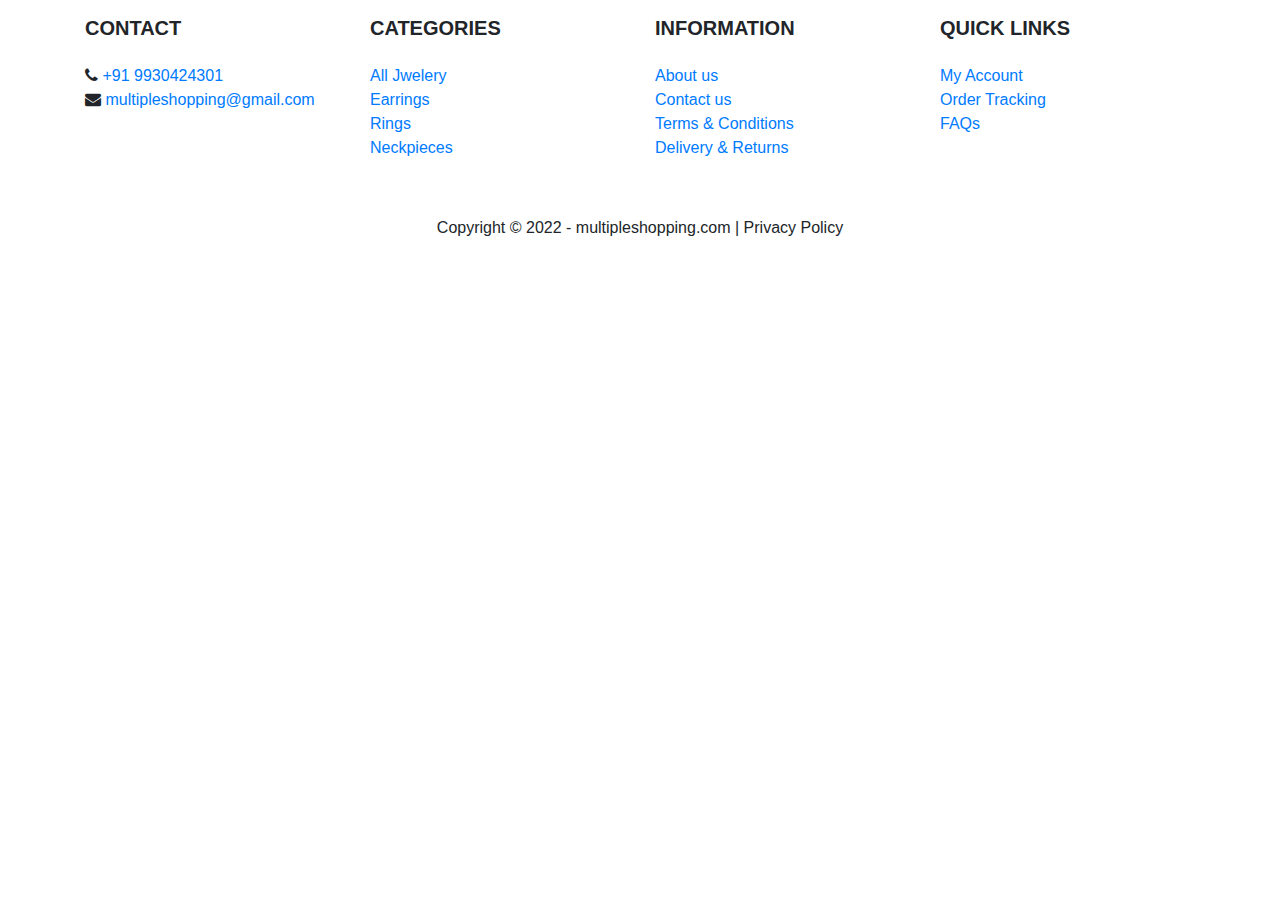
<file: Website/footer.html>
<html>
    <head>
        <title>Footer</title>
        <link rel="stylesheet" href="https://cdn.jsdelivr.net/npm/bootstrap@4.3.1/dist/css/bootstrap.min.css"
        integrity="sha384-ggOyR0iXCbMQv3Xipma34MD+dH/1fQ784/j6cY/iJTQUOhcWr7x9JvoRxT2MZw1T" crossorigin="anonymous">
    <script src="https://code.jquery.com/jquery-3.3.1.slim.min.js"
        integrity="sha384-q8i/X+965DzO0rT7abK41JStQIAqVgRVzpbzo5smXKp4YfRvH+8abtTE1Pi6jizo"
        crossorigin="anonymous"></script>
    <script src="https://cdn.jsdelivr.net/npm/popper.js@1.14.7/dist/umd/popper.min.js"
        integrity="sha384-UO2eT0CpHqdSJQ6hJty5KVphtPhzWj9WO1clHTMGa3JDZwrnQq4sF86dIHNDz0W1"
        crossorigin="anonymous"></script>
    <script src="https://cdn.jsdelivr.net/npm/bootstrap@4.3.1/dist/js/bootstrap.min.js"
        integrity="sha384-JjSmVgyd0p3pXB1rRibZUAYoIIy6OrQ6VrjIEaFf/nJGzIxFDsf4x0xIM+B07jRM"
        crossorigin="anonymous"></script>
        <meta name="viewport" content="width=device-width, initial-scale=1">
<link rel="stylesheet" href="https://cdnjs.cloudflare.com/ajax/libs/font-awesome/4.7.0/css/font-awesome.min.css">

    </head>
    <body>
       <!-- Footer -->
       <footer class="page-footer font-small indigo">

        <!-- Footer Links -->
           <div class="container text-center text-md-left">
 
           <!-- Grid row -->
               <div class="row">
 
                   <!-- Grid column -->
                   <div class="col-md-3 mx-auto">
       
                       <!-- Links -->
                       <h5 class="font-weight-bold text-uppercase mt-3 mb-4">Contact</h5>
               
                       <ul class="list-unstyled">
                           <li>
                               <i class="fa fa-phone"></i>
                           <a href="#!">+91 9930424301</a>
                           </li>
                           <li>
                               <i class="fa fa-envelope"></i>
                           <a href="#!">multipleshopping@gmail.com</a>
                           </li>
                           
                       </ul>
       
                   </div>
                   <!-- Grid column -->
               
                       <hr class="clearfix w-100 d-md-none">
               
                       <!-- Grid column -->
                       <div class="col-md-3 mx-auto">
               
                       <!-- Links -->
                       <h5 class="font-weight-bold text-uppercase mt-3 mb-4">Categories</h5>
               
                       <ul class="list-unstyled">
                           <li>
                           <a href="#!">All Jwelery</a>
                           </li>
                           <li>
                           <a href="#!">Earrings</a>
                           </li>
                           <li>
                           <a href="#!">Rings</a>
                           </li>
                           <li>
                           <a href="#!">Neckpieces</a>
                           </li>
                       </ul>
 
                   </div>
                   <!-- Grid column -->
           
                   <hr class="clearfix w-100 d-md-none">
           
                   <!-- Grid column -->
                   <div class="col-md-3 mx-auto">
           
                       <!-- Links -->
                       <h5 class="font-weight-bold text-uppercase mt-3 mb-4">Information</h5>
               
                       <ul class="list-unstyled">
                           <li>
                           <a href="#!">About us</a>
                           </li>
                           <li>
                           <a href="#!">Contact us</a>
                           </li>
                           <li>
                           <a href="#!">Terms & Conditions</a>
                           </li>
                           <li>
                           <a href="#!">Delivery & Returns</a>
                           </li>
                       </ul>
               
                    </div>
                   <!-- Grid column -->
           
                   <hr class="clearfix w-100 d-md-none">
           
                   <!-- Grid column -->
                   <div class="col-md-3 mx-auto">
           
                       <!-- Links -->
                       <h5 class="font-weight-bold text-uppercase mt-3 mb-4">Quick Links</h5>
               
                       <ul class="list-unstyled">
                           <li>
                           <a href="#!">My Account</a>
                           </li>
                           <li>
                           <a href="#!">Order Tracking</a>
                           </li>
                           <li>
                           <a href="#!">FAQs</a>
                           </li>
                           
                       </ul>
               
                   </div>
                   <!-- Grid column -->
                   <!-- Grid column -->
                   <div class="col-md-3 mx-auto">
           
                       <!-- Links -->
                       <h5 class="font-weight-bold text-uppercase mt-3 mb-4"></h5>
               
                       <ul class="list-unstyled">
                           <li>
                               <!-- Grid column -->
                   
                   
               </div>
               <!-- Grid row -->
 
           </div>
               <!-- Footer Links -->
           
               <!-- Copyright -->
               <div class="footer-copyright text-center py-3">Copyright © 2022 - multipleshopping.com | Privacy Policy
           
               </div>
               <!-- Copyright -->
           
           </footer>
           <!-- Footer -->

    </body>
</html>
</file>
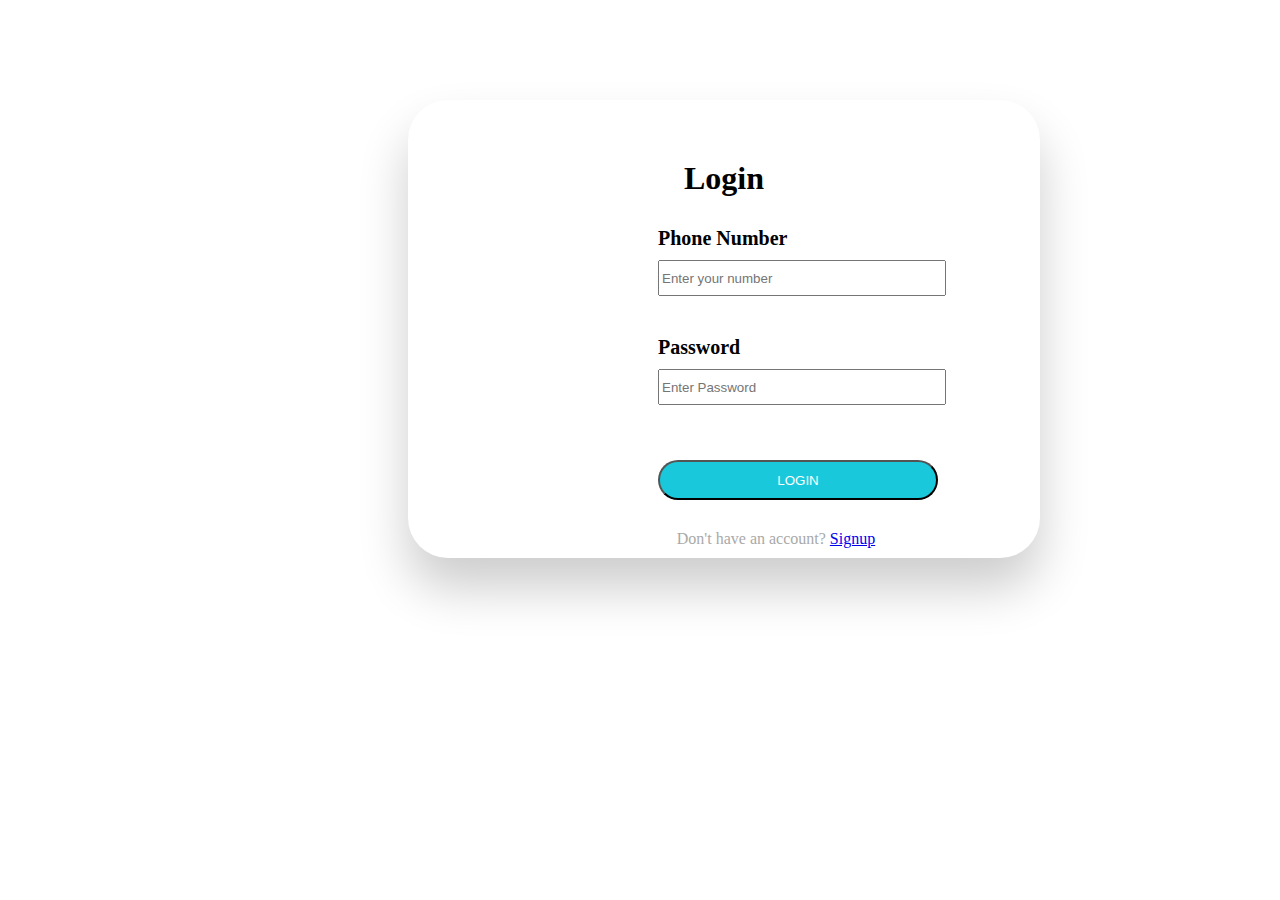
<file: Website/login.html>
<!DOCTYPE html>
    <head>
        <title>
            Login page
        </title>
        <meta charset="UTF-8">
        <meta name="viewport" content="width=device-width,initial-scale=1.0">
        <link rel="stylesheet" href="login.css">
    </head>

    <body>
        <div id="card">
            <h1 class="head"><center>Login</center></h1>
            <form class="custom_form">
                <div class="lab">
                    <label  for="id"><b>Phone Number</b></label><br>
                    <input class="inp" type="text" id="name" placeholder="Enter your number"><br>
                
                </div>
                <div class="lab">
                    <label  for="pass"><b>Password</b></label><br>
                    <input class="inp" id="pass" type="password" placeholder="Enter Password"><br>
                
                </div>
                <input id="custom_btn" id="login" type="button" value="LOGIN">
            </form>
            <div id="create_account_wrap">
                <center>Don't have an account? <a href="register.html">Signup</a></center>
            </div>
        
    </body>

</html>
</file>
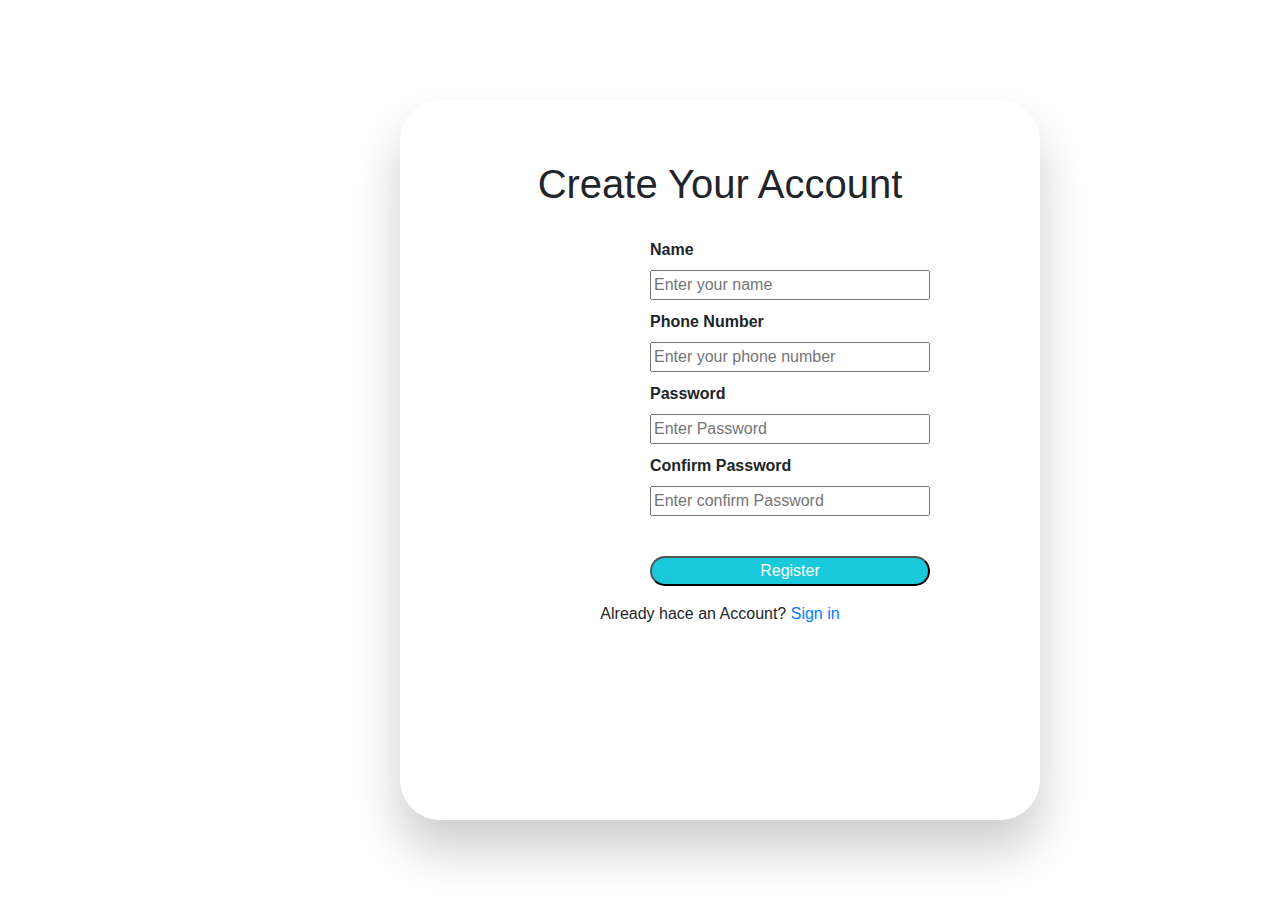
<file: Website/register.html>
<html>
    <head>
        <title>
            Register Page
        </title>
        
            <meta charset="UTF-8">
            <meta name="viewport" content="width=device-width,initial-scale=1.0">
            <link rel="stylesheet" href="register.css">
            <link rel="stylesheet" href="https://cdn.jsdelivr.net/npm/bootstrap@4.3.1/dist/css/bootstrap.min.css"
              integrity="sha384-ggOyR0iXCbMQv3Xipma34MD+dH/1fQ784/j6cY/iJTQUOhcWr7x9JvoRxT2MZw1T" crossorigin="anonymous">
            <script src="https://code.jquery.com/jquery-3.3.1.slim.min.js"
              integrity="sha384-q8i/X+965DzO0rT7abK41JStQIAqVgRVzpbzo5smXKp4YfRvH+8abtTE1Pi6jizo"
              crossorigin="anonymous"></script>
            <script src="https://cdn.jsdelivr.net/npm/popper.js@1.14.7/dist/umd/popper.min.js"
                integrity="sha384-UO2eT0CpHqdSJQ6hJty5KVphtPhzWj9WO1clHTMGa3JDZwrnQq4sF86dIHNDz0W1"
                crossorigin="anonymous"></script>
            <script src="https://cdn.jsdelivr.net/npm/bootstrap@4.3.1/dist/js/bootstrap.min.js"
                integrity="sha384-JjSmVgyd0p3pXB1rRibZUAYoIIy6OrQ6VrjIEaFf/nJGzIxFDsf4x0xIM+B07jRM"
                crossorigin="anonymous"></script>
        
       
    </head>
    <body>
      <div id="card">
        <h1 class="head"> <center>Create Your Account</center></h1>
        <form class="custom_form">
            <div class="lab">
              <label for="cname"><b>Name</b></label><br>
              <input class="inp" type="text" id="cname" name="cname" placeholder="Enter your name"><br>
            </div>

            <div class="lab">
              <label for="cnumber"><b>Phone Number</b></label><br>
              <input class="inp" type="text" id="cnumber" name="cnumber" placeholder="Enter your phone number"><br>
            </div>

            <div class="lab">
              <label for="pass"><b>Password</b></label><br>
              <input class="inp" type="text" id="pass" name="pass" placeholder="Enter Password"><br>
            </div>

            <div class="lab">
              <label for="cpass"><b>Confirm Password</b></label><br>
              <input class="inp" type="text" id="cpass" name="cpass" placeholder="Enter confirm Password"><br>
            </div>

            
            <input class="custom_btn" type="button" id="register" value="Register">
            
          
        </form>
        <div id="create-account-wrap">
          <center>Already hace an Account? <a href="login.html">Sign in</a></center>

         </div>

        
      

        
    </body>
</html>
</file>
<file: calculator.css>
.center{
    text-align: center;
    color: black;
    font-weight: bold;
}

.square{

    height: 45%;
    width: 40%;
    margin: auto;
    padding: 20px;
    background-color: white;
    border: black;
    border-radius: 5px;
    border-style: double;
    border-width: 3px;
    
}


.dborder{
    border: black;
    border-radius: 5px;
    border-width: 2px;
    border-style: solid;
}

.box-last, .box{
    width: 100%;
    height: 50px;
    color: white;
    font-size: 30px;
    font-weight: 100;
    border-radius: 5px;
    background-color: aqua;
    text-align: center;
    box-sizing: border-box;
}

td{
    margin: 0;
    padding: 0;
    border: none;
    width: auto;
    text-align: center;
}

table{
    table-layout: fixed;
    width: 100%;
    border-collapse: separate;
}

.trow, .zero{
    margin: 0;
}
</file>
<file: food_blog.css>
html,body, h1, h2,h3, h4,h5,h6{
    font-family: "karma", sans-serif;
}

.padding{
    padding: 8px 16px;
}
.row_padding{
    padding: 0 8px;
}
.quarter{
    width: 22.99%;
    float: left;
    padding: 0 8px;
}

.top_bar{
    width: 100%;
    /* position: fixed; */
    top: 0;
}

.bar{
    font-size: 24px;
    background-color: white;
    margin-left: auto;
    margin-right: auto;
}

.barline
{
    padding: 20px;
    color: black;
    text-decoration: none;
}
.barline:hover{
    background-color: lightgray;
}

.slide_bar_btn{
    display: inline-block;
    border: none;
    padding: 8px 16px;
    overflow: hidden;
    color: inherit;
    background-color: inherit;
    cursor: pointer;
    white-space: nowrap;
}

.slide_bar_btn:hover{
    background-color: lightgray;
}

.slide_bar{
    height: 100%;
    position: fixed ;
    overflow: auto;
}

.w3_card{
    box-shadow: 0 2px 5px 0 rgba(0, 0, 0, 0.16), 0 2px 10px 0 rgba(0, 0, 0, 0.12);
    animation: animateleft 0.4s;
}

.right{
    float: right;
}

.left{
    float: left;
}

.padding_16{
    padding-top: 16px;
    padding-bottom: 16px;
}

.padding_32{
    margin-top: 32px;
    margin-bottom: 32px;
}

.container{
    padding: 0.01em 16px;
}

.center{
    text-align: center;
}

.content{
    margin-left: auto;
    margin-right: auto;
}

*, *:before, *:after{
    box-sizing: inherit;
}

.hover_black:hover{
    background-color: black;
    color: white;
}

.hover_black{
    display: block;
    float: left;
    padding: 15px;
    text-align: center;
    text-decoration: none;
}

.bar_page{
    display: inline-block;
    width: auto;
    margin: auto;
    
}

.black{
    background-color: black;
    color: white;
    display: block;
    float: left;
    padding: 15px;
}

.black:hover{
    background-color: lightgray;
}

.footer_part{
    width: 31.999%;
    float: left;
    padding: 0 8px;
}

.ul_style{
    
    list-style-type: none;
    padding: 0;
    margin: 0;
    
}


.hover_grey
{
    padding: 0;
    margin: 0;
}
.hover_grey:hover{
    background-color: grey;
}

.margin_right{
    margin-right: 16px ;
}

.large{
    font-size: 18px;
}

.bg_black{
    background-color: black;
    color: white;
    display: inline-block;
    padding: 2px 8px;
    margin-bottom: 16px;
}

.small{
    font-size: 12px;
}
.bg_grey{
    background-color: grey;
    color: white;
    padding: 2px 8px;
    display: inline-block;
    margin-bottom: 16px;
}
</file>
<file: task1.css>
.body{
	font-family: Arial, Helvetica, sans-serif;
}

.Navbar{
	overflow: hidden;
	background-color: #333;
}
.Navbar a{
	float:left;
	color: white;
	font-size: 16px;
	text-align: center;
	padding: 14px 16px;
}


.dropdown{
	float:left;
	overflow:hidden;
}

.dropdown .dropbtn{
	font-size: 16px;
	border: none;
	outline: none;
	color: white;
	padding: 14px 16px;
	background-color: inherit;
	font-family: inherit;
	margin: 0;
}

.Navbar a:hover, .dropdown:hover .dropbtn{
	background-color: gray;
}

.dropdown-content{
	display: none;
	position: absolute;
	background-color: #f9f9f9;
	min-width: 160px;
	box-shadow: 0px 8px 16px 0px rgba(0,0,0,0.2);
	z-index: 1;
}

.dropdown-content a{
	float: none;
	color: black;
	padding: 12px 16px;
	text-decoration: none;
	display: block;
	text-align: left;
}

.dropdown:hover .dropdown-content{
	display:block;
}

.dropdown-content a:hover{
	background-color: gray;
}

.search{
	overflow:hidden;
}
.search button:hover{
	background-color: red;
}
.search button{
	color: white;
	float: right;
	display: block;
	width: 5%;
	margin: 0;
	padding: 14px;
	background: inherit;
	border: none;
	
}

.img_text h3, .img_text p{
	margin: 0;
	

}

.img{
	width: 100%;
	display:block;
}

.img_text{
	position: absolute;
	bottom: 25px;
	left: 50%;
	color: white;
	margin: 10px;
	transform: translateX(-50%);
    #background-color: rgba(0, 0, 0, 0.5);
	padding: 15px 12px;
	text-align: center;
	width: 100%;
	box-sizing: border-box;
}
.slideshow_container{
	position: relative;
}
.myslide{
	position: relative;
}
.band_head{
	text-align:center;
}

.band_title{
	text-align: center;
}
.band_info{
	
	width: 50%;
	margin: 0 auto;
	text-align: justify;
}
.col p{
	text-align: center;
}

.col{
	float:left;
	width: 20%;
	padding: 10px;
	box-sizing: border-box;

}
.row::after{
	
	clear: both;
	display: table;
	content: "";
}

.row{
	display: flex;
	justify-content: center;
}


.center_text{
	text-align: center;
}

.contact{
	display: flex;
    flex-direction: column;
    align-items: center;
	
}

.form{

	display:flex;
	flex-wrap: wrap;
	justify-content: space-between;
	max-width: 800px;
}

.first_part_form{
}
.second_part_form{
	display: flex;
	width: 50%;
    flex-direction: column;
    align-items: flex-end;
	padding: 0 10px;
    text-align: center; 
}


.harf_form{
	display: flex;
	flex-direction: column;
    width: 100%;
}

.input_border {
	margin-bottom: 10px;
    width: 100%;
    padding: 8px;
    box-sizing: border-box;
}

.btn {
    width: 100px;
    padding: 10px;
    margin-top: 10px;
    border: none;
    background-color: #4CAF50;
    color: white;
    cursor: pointer;
}



.inp_border,
.btn {
    margin-bottom: 10px;
}
.footer{
	margin: 50px;
	text-align: center;
}

.i_hover:hover{
	background-color:gray;
}
.name_input{
	width: calc(50% - 10px);
    margin-left: 20px;

}

.background{
	background-color: black;
}

.container_c{
  padding: 2px 16px;
  color: black;
  background-color: white;
}

.list_b{
	background-color: white;
	color: gray;
	width: 58%;
	padding: 10px;
	justify-content: center;
	list-style-type: none;
	border-bottom: 1px solid lightgrey;
}

.circle_3{
	display: inline-block;
    width: 20px; 
    height: 18px; 
	padding: 2px;
    background-color: black; 
    color: white; 
    border-radius: 50%;
	float: right;
    text-align: center; 
    
}

.ulc{
    display: flex;
    align-items: center; 
	flex-direction: column;
	justify-content: center;
	
}


.sold{
	background-color: red;
	color: white;
	margin: 20px;
	padding: 4px;
}


.card {
  box-shadow: 0 4px 8px 0 rgba(0,0,0,0.2);
  transition: 0.3s;
  width: 18%;
  float: left;
  padding: 0 10px;
  margin-bottom: 100px;
}

.card:hover {
  box-shadow: 0 8px 16px 0 rgba(0,0,0,0.2);
}


.card img {
    width: 100%;
    height: auto;
}

.btn_book {
    background-color: black;
    color: white;
    border: none;
    padding: 10px 20px;
    text-align: center;
    text-decoration: none;
    display: inline-block;
    font-size: 16px;
    margin: 4px 2px;
    cursor: pointer;
    border-radius: 1px;
}

.btn_book:hover {
    background-color: #45a049;
}


.tour_text h2{
	text-align: center;
	color: black;
	padding-top: 40px;

}

.tour_text p{
	text-align: center;
	color: black;
	
}

.footer_text{
	margin: 20px;
	text-align: center;
}
</file>
<file: task2.css>
body{
    margin: 0;
    padding: 0;
    font-family: 'Open-Sans';
}
.navbar{
    background-color: black;
    padding:  10px;
    margin: 0 auto;

}
.icon{
    color: white;
    padding: 10px;
    text-decoration: none;
}

.icon_right{
    color: white;
    float: right;
}

.head{
    text-align: center;
    padding-top: 30px;
    font-weight: bolder;
    font-size: 48px;
    font-family: "Oswald";
}

.sub_head{
    margin-top: 5px;
    padding: 0;
    margin-bottom: 20px;
    text-align: center;


}
.highlight{
    background-color: black;
    color: white;
}
.img1{
    width: 100%;
    margin-top: 30px;
    
}

.img_container{
    position: relative;
    color: white;
    
}
.jane{
    position: absolute;
    top: 45%;
    
    margin: 10px;
}

.f_blog{
     
    position: absolute;
    top: 50%;
    margin: 10px;
    
    text-transform: capitalize;  
    color: white;
    font-weight: bolder;
}
.f_blog p{
    text-transform: capitalize;  
}

.btn_sub{
    color: black;
    background: lightgray;
    position: absolute;
    top: 55%;
    padding: 10px;
    font-weight: bold;
    opacity: 0.6;
    margin: 10px;
}
.main_body{
    background-color: white;
    margin-bottom: 0;
    padding-bottom: 0;
}
.container2{
    width: 100%;

}

.mar{
    margin-bottom: 0;
    padding-bottom: 0;
}
.part1{
    width: 70%;
    float: left;
    background-color: lightgray;
    box-sizing: border-box;
}
.margin1{
    margin: 16px;
    padding: 12px 24px;
    background-color: white;
    color: black;
    border-color: black;
    border-width: 1px;
    box-sizing: border-box;
}


.center{
    text-align: center;
}
.light{
    color: gray;
}

.head1{
    margin: 0;
}
.justify{
    justify-content: center;
    text-align: justify;
    width: 100%;
}

.border{
    border: 1px  solid #ccc;
    background-color: lightgray;
    
}

.img_padding{
    padding-top: 16px;
    padding-bottom: 16px;
}

.w3_white{
    background-color: white;
    color: black;
}

.btn_thumb{
    padding: 10px;
}

.btn_thumb:hover{
    background-color: lightgray;

}

.btn_reply:hover{
    background-color: lightgray;
}

.btn_reply{
    padding: 10px;
    display: inline-block;
    text-align: center;
    padding: 8px 16px;
    overflow: hidden;
}

.w3-black{
    background-color: black;
    color: white;
}

.w3-left{
    float: left;
}
.w3-right{
    float: right;
}

.w3_tag{
    padding-left: 8px;
    padding-right: 8px;
}

.clear{
    clear: both;
    content: " ";
    display: table;
}

hr{
    display: block;
    border-width: 1px;
    border-style: inset;
    color: lightgrey;
}

.wid{
    display: block;
    
}
.wid1{
    width: 17%;
}

.margin_bottom{
    margin-bottom: 10px;

}

.padding_1{
    padding-left: 10px;
}

.w3-margin-right{
    
    margin: 10px;
   

}

.footer_btn{
    
    background-color: black;
    color: white;
    
    padding: 10px;
    padding-right: 20px;
    text-decoration: none;
}

.footer{
    clear: both;
    width: 100%;
    background-color: gray;
    height: 25%;
    padding-top: 10px;
    box-sizing: border-box;
    padding-left: 20px;
    color: white;
}

.part2{
    width: 30%;
    height: auto;
    float: left;
    background-color: lightgray;

.one2{
    color: white;
    background-color: black;
    padding: 10px;
}

.two{
    color: black;
    background-color: white;
    margin: 16px;
}

.three{
    color: black;
    background-color: white ;
    margin: 16px;
}



.one{
    margin: 16px;
}

.head_two{
    background-color: black;
    color: white;
    padding: 8px 16px;
    margin-top: 30px;
    font-weight: bolder;
    width: 100%;
    box-sizing: border-box;
}

.head3{
    background-color: black;
    color: white;
    box-sizing: border-box;
    padding: 8px 16px;
    font-weight: bolder;
    width: 100%;
    margin-top: 30px;


}

.add{
    justify-content: center;
    text-align: center;
    background-color: white;
    padding: 16px 16px;
    
}

.add1{
    justify-content: center;
    text-align: center;
    background-color: white;
 

}

.img_part1{
    padding: 10px;
    width: 50%;
    box-sizing: border-box;
    margin: 0;
    float: left;
    background-color: white;
}

.img_part2{
    margin: 0;
    padding: 10px;
    width: 50%;
    box-sizing: border-box;
    float: right;
    background-color: white;
   
}

.boxad{
    position: relative;
    background-color: lightgray;
    height: 200px;
    box-sizing: border-box;
    margin-top: 10px;
    margin-bottom: 10px;
}
.boxad1{
    position: absolute;
    top: 50%;
    left: 40%;
    
}

.large{
    font-size: 18px;
    
}



.style1{
    text-decoration-style: none;
    border-bottom: 1px solid gray;
    margin-top: 16px;
    margin-bottom: 16px;
    width: 100%;
    list-style-type: none;
}

.style{
    list-style-type: none;
    width: 100%;
    padding: 0;
    margin: 0;
}

.highlight1{
    background-color: black;
    color: white;
    margin-bottom: 16px;
    padding-left: 8px;
    padding-right: 8px;
    display: inline-block;
    text-align: center;
}

.highlight2{
    background-color: lightgray;
    padding-left: 8px;
    padding-right: 8px;
    margin-bottom: 16px;
    display: inline-block;
    text-align: center;


}

.follow_me{
    padding: 15px;
    margin: 0;
}

.icon1{
    color: black;
    padding: 10px;
    text-decoration: none;
}

.Subscribe{
    background-color: red;
    color: white;
    justify-content: center;
    padding: 10px;
    font-size: 17px;
}

.padding2{
    padding: 16px;
}

.input_mail{
    padding: 10px;
    border-color: lightgray;
    
}
</file>
<file: Website/login.css>
.body{
    background-color: c5c5c5;
    font-size: 1.6rem;
    font-family: "Open Sans", sans-serif;
}
#card{
    background-color: white;
    width: 50%;
    height: 85%;
    margin-top: 100px;
    margin-left: 400px;
    padding: 20px 0 0 0;
    border-radius: 40px;
    box-shadow: 0px 30px 50px 0px rgba(0, 0, 0, 0.2);
   
    
}
.head{
    margin-top: 40px;
  margin-bottom: 30px;
}
#custom_btn{
    background-color: #19C9DB;
    color: #fff;
    border-radius: 20px;
    width: 280px;
    height: 40px;
    margin: auto 50%;
    margin-top: 15px;

}

.custom_form{
    max-width: 500px;
    width: auto;
}
.lab{
    margin: auto 50%;
    width: 280px;
    margin-bottom: 30px;
    font-size: 20px;
}
.inp{
   
    width: 280px;
    margin-bottom: 10px;
    margin-top: 10px;
    height: 30px;
 
   
}

#create_account_wrap{
    background-color: #fff;
    color: darkgrey;
    width: 50%;
    padding: 10px;
    margin-top: 20px;
    margin-left: 200px;
    margin-bottom: 200px;
    
  }
</file>
<file: Website/register.css>
.body{
  background-color: #c5c5c5;
  font-size: 1.6rem;
  font-family: "Open Sans", sans-serif;
  
  
}
#card{
    background-color: #fff;
    width: 50%;
    height:80%;
    margin-top: 100px;
    margin-left: 400px;
    padding: 20px 0 0 0;
    border-radius: 40px;
    box-shadow: 0px 30px 50px 0px rgba(0, 0, 0, 0.2);
}

.head{
  margin-top: 40px;
  margin-bottom: 30px;
}
.custom_btn {
  background-color: #19C9DB;
  color: #fff;
  border-radius: 20px;
  width: 280px;
  height: 30px;
  margin: auto 50%;
  margin-top: 30px;
}

#create_account_wrap{
  background-color: #fff;
  color: darkgrey;
  width: 100%;
  padding: 10px;
  margin-top: 20px;
}
.inp{
  width: 280px;
}

.custom_form {
  max-width: 500px;
  width: auto;
}

.lab {
  margin: auto 50%;
  width: 250px;
  margin-bottom: 10px;
}
</file>
